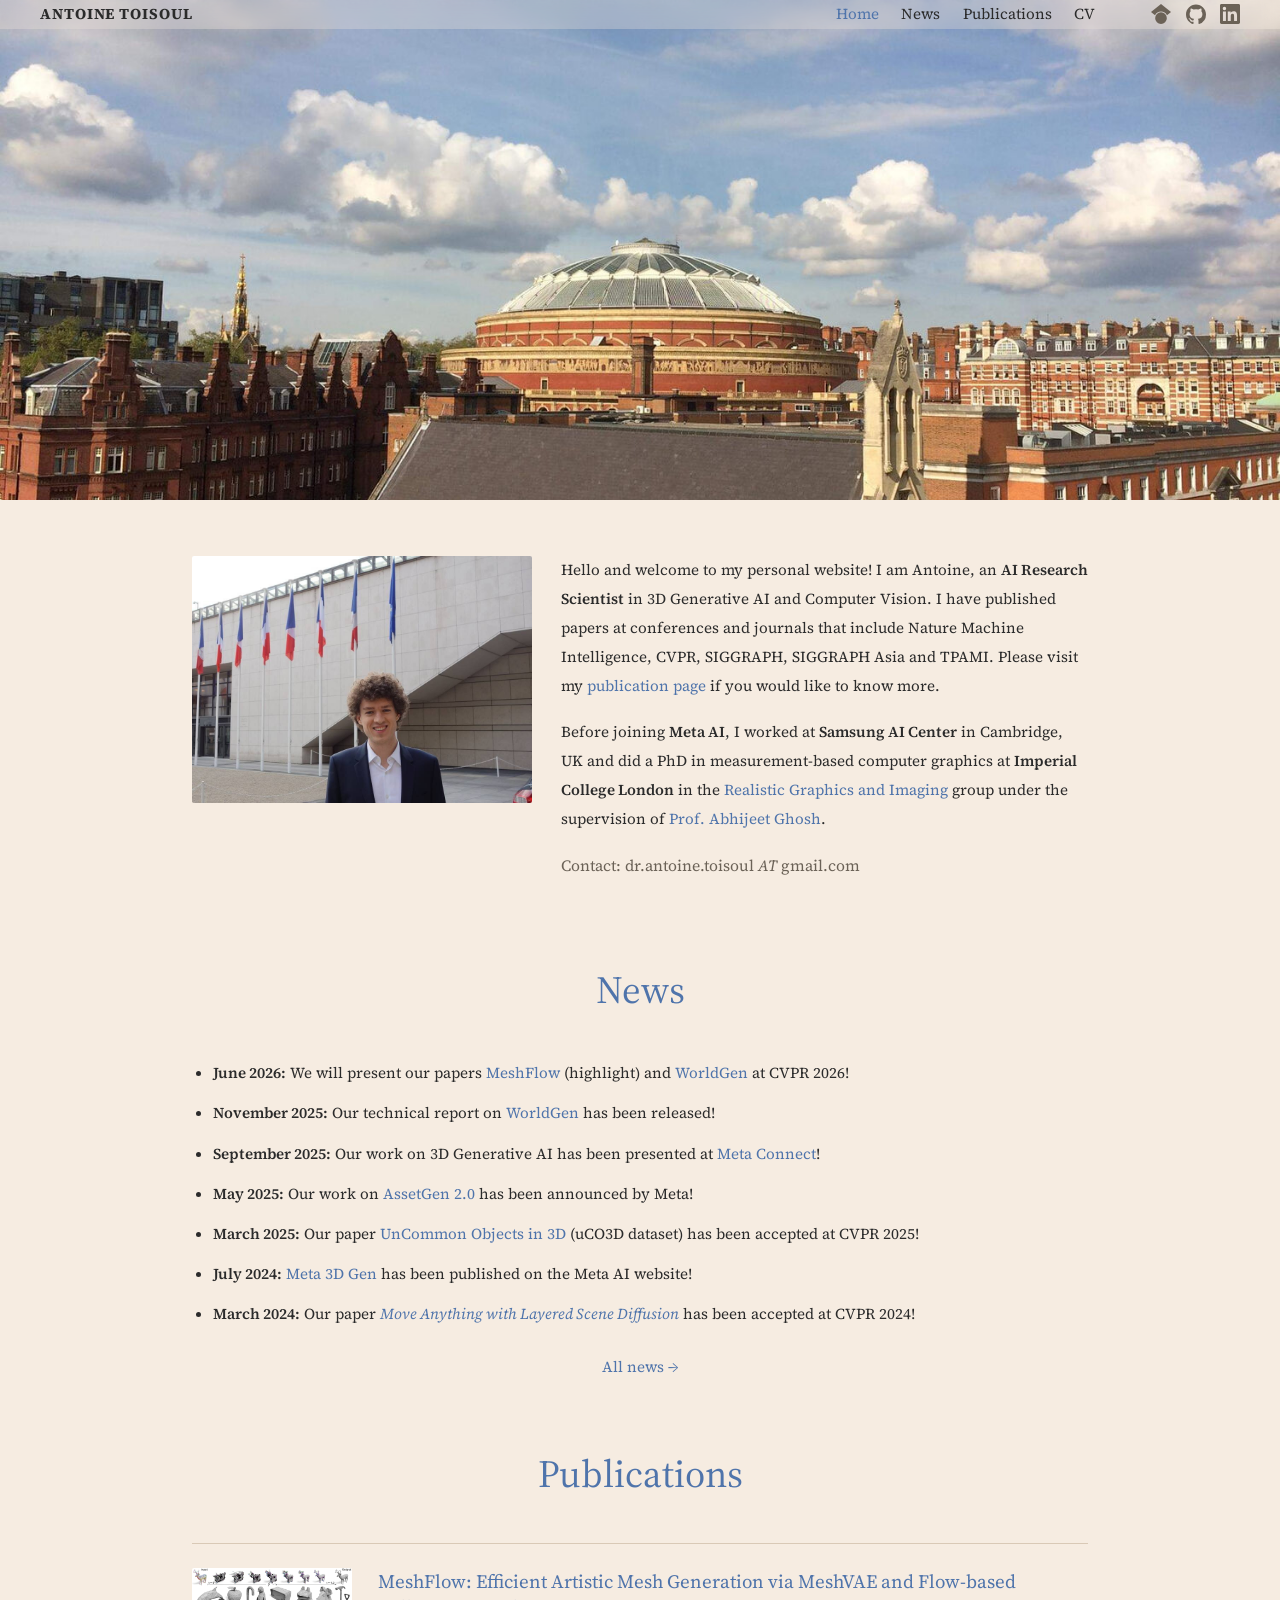
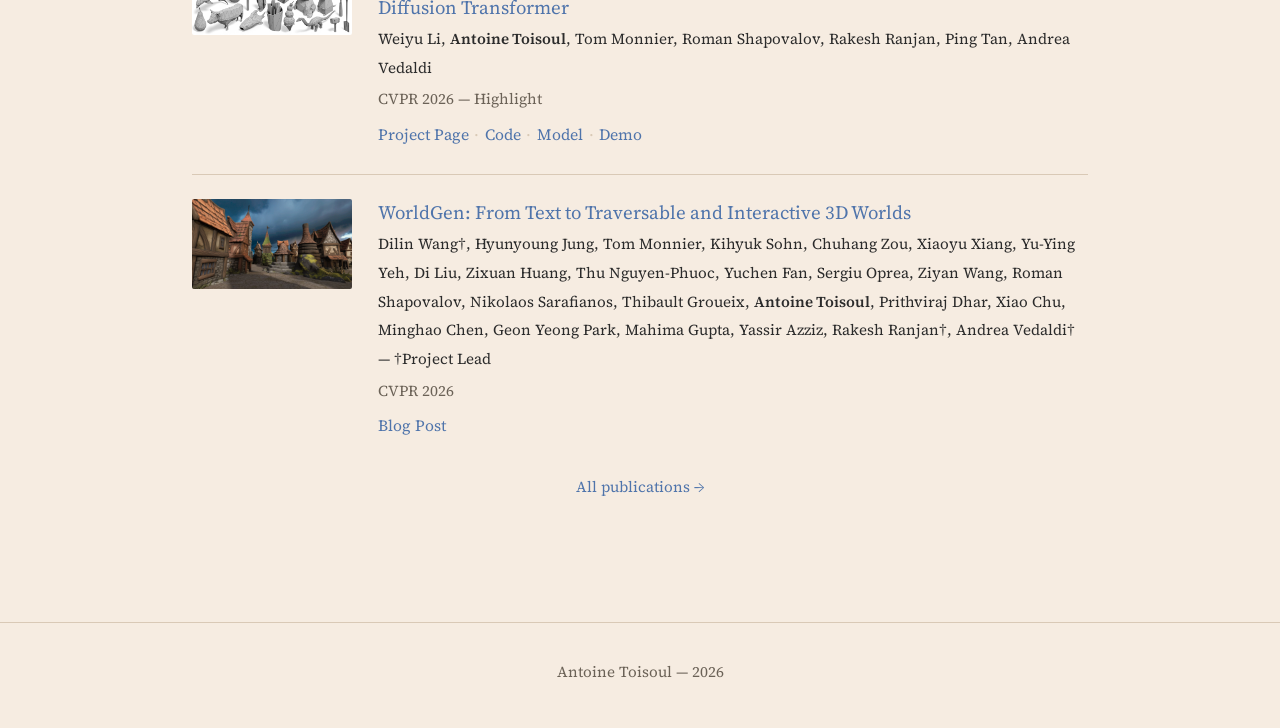
<file: index.html>
<!DOCTYPE html>
<html lang="en">
<head>
<meta charset="utf-8">
<meta name="viewport" content="width=device-width, initial-scale=1">
<title>Antoine Toisoul</title>
<meta name="description" content="Antoine Toisoul — AI Research Scientist">
<link rel="preconnect" href="https://fonts.googleapis.com">
<link rel="preconnect" href="https://fonts.gstatic.com" crossorigin>
<link href="https://fonts.googleapis.com/css2?family=Inter:wght@400;500;600;700&family=Source+Serif+4:ital,wght@0,400;0,600;1,400&display=swap" rel="stylesheet">
<link rel="stylesheet" href="assets/style.css">
</head>
<body>

<!-- ===== SHARED HEADER — keep identical across all pages ===== -->
<header class="site-header">
  <a class="wordmark" href="index.html">Antoine Toisoul</a>
  <nav class="site-nav">
    <a href="index.html" aria-current="page">Home</a>
    <a href="news.html">News</a>
    <a href="publications.html">Publications</a>
    <a href="cv.html">CV</a>
  </nav>
  <div class="site-social">
    <a href="https://scholar.google.com/citations?hl=fr&amp;oi=ao&amp;user=rM4qsUQAAAAJ" aria-label="Google Scholar" rel="noopener">
      <svg viewBox="0 0 24 24" aria-hidden="true"><path d="M12 24a7 7 0 1 1 0-14 7 7 0 0 1 0 14zm0-24L0 9.5l4.838 3.94A8 8 0 0 1 12 9a8 8 0 0 1 7.162 4.44L24 9.5z"/></svg>
    </a>
    <a href="https://github.com/antoinetlc" aria-label="GitHub" rel="noopener">
      <svg viewBox="0 0 24 24" aria-hidden="true"><path d="M12 .5C5.37.5 0 5.87 0 12.5c0 5.3 3.44 9.8 8.21 11.39.6.11.82-.26.82-.58l-.02-2.03c-3.34.73-4.04-1.61-4.04-1.61-.55-1.39-1.34-1.76-1.34-1.76-1.09-.75.08-.73.08-.73 1.2.09 1.84 1.24 1.84 1.24 1.07 1.84 2.81 1.31 3.5 1 .11-.78.42-1.31.76-1.61-2.67-.3-5.47-1.34-5.47-5.95 0-1.31.47-2.39 1.24-3.23-.13-.3-.54-1.53.12-3.19 0 0 1.01-.32 3.3 1.23a11.5 11.5 0 0 1 6.01 0c2.29-1.55 3.3-1.23 3.3-1.23.66 1.66.25 2.89.12 3.19.77.84 1.24 1.92 1.24 3.23 0 4.62-2.81 5.64-5.49 5.94.43.37.81 1.1.81 2.22l-.01 3.29c0 .32.21.7.82.58A12.01 12.01 0 0 0 24 12.5C24 5.87 18.63.5 12 .5Z"/></svg>
    </a>
    <a href="https://uk.linkedin.com/pub/antoine-toisoul/70/9a5/973" aria-label="LinkedIn" rel="noopener">
      <svg viewBox="0 0 24 24" aria-hidden="true"><path d="M20.45 20.45h-3.56v-5.57c0-1.33-.02-3.04-1.85-3.04-1.86 0-2.14 1.45-2.14 2.94v5.67H9.34V9h3.42v1.56h.05c.48-.9 1.64-1.85 3.37-1.85 3.6 0 4.27 2.37 4.27 5.46v6.28ZM5.34 7.43a2.07 2.07 0 1 1 0-4.14 2.07 2.07 0 0 1 0 4.14ZM7.12 20.45H3.55V9h3.57v11.45ZM22.23 0H1.77C.79 0 0 .77 0 1.72v20.56C0 23.23.79 24 1.77 24h20.46c.98 0 1.77-.77 1.77-1.72V1.72C24 .77 23.21 0 22.23 0Z"/></svg>
    </a>
  </div>
</header>

<div class="hero hero--home" role="img" aria-label="View of the Royal Albert Hall from Imperial College London"></div>

<main>

  <h1 class="visually-hidden">Antoine Toisoul</h1>

  <section class="intro">
    <img src="assets/img/home/antoine_toisoul.jpg" alt="Antoine Toisoul">
    <div class="intro-text">
      <p>Hello and welcome to my personal website! I am Antoine, an <strong>AI Research
      Scientist</strong> in 3D Generative AI and Computer Vision. I have published papers at conferences and journals that include Nature Machine Intelligence, CVPR,
      SIGGRAPH, SIGGRAPH Asia and TPAMI. Please visit my <a href="publications.html">publication page</a> if you would like to know more.</p>

      <p>Before joining <strong>Meta AI</strong>, I worked at <strong>Samsung AI
      Center</strong> in Cambridge, UK and did a PhD in measurement-based
      computer graphics at <strong>Imperial College London</strong> in the
      <a href="http://wp.doc.ic.ac.uk/rgi/" rel="noopener">Realistic
      Graphics and Imaging</a> group under the supervision of
      <a href="https://www.doc.ic.ac.uk/~ghosh/" rel="noopener">Prof. Abhijeet
      Ghosh</a>.</p>

      <p class="contact">Contact: dr.antoine.toisoul <em>AT</em> gmail.com</p>
    </div>
  </section>

  <section>
    <h2 class="section-heading"><a href="news.html">News</a></h2>
    <ul class="news-list">
      <li><strong>June 2026:</strong> We will present our papers <a href="https://mesh-flow.github.io/" rel="noopener">MeshFlow</a> (highlight) and <a href="https://arxiv.org/abs/2511.16825" rel="noopener">WorldGen</a> at CVPR 2026!</li>
      <li><strong>November 2025:</strong> Our technical report on <a href="https://arxiv.org/abs/2511.16825" rel="noopener">WorldGen</a> has been released!</li>
      <li><strong>September 2025:</strong> Our work on 3D Generative AI has been presented at <a href="https://www.meta.com/en-gb/blog/connect-2025-day-2-keynote-recap-vr-development-use-cases-wearable-device-access-toolkit/" rel="noopener">Meta Connect</a>!</li>
      <li><strong>May 2025:</strong> Our work on <a href="https://developers.meta.com/horizon/blog/AssetGen2" rel="noopener">AssetGen 2.0</a> has been announced by Meta!</li>
      <li><strong>March 2025:</strong> Our paper <a href="https://arxiv.org/abs/2501.07574" rel="noopener">UnCommon Objects in 3D</a> (uCO3D dataset) has been accepted at CVPR 2025!</li>
      <li><strong>July 2024:</strong> <a href="https://arxiv.org/pdf/2407.02599" rel="noopener">Meta 3D Gen</a> has been published on the Meta AI website!</li>
      <li><strong>March 2024:</strong> Our paper <a href="https://arxiv.org/abs/2404.07178" rel="noopener"><em>Move Anything with Layered Scene Diffusion</em></a> has been accepted at CVPR 2024!</li>
    </ul>
    <p class="center"><a class="more-link" href="news.html">All news &rarr;</a></p>
  </section>

  <section>
    <h2 class="section-heading"><a href="publications.html">Publications</a></h2>

    <div class="pub">
      <div class="pub-thumb"><img src="assets/img/publications/meshflow_teaser.png" alt="MeshFlow"></div>
      <div class="pub-body">
        <div class="pub-title"><a href="https://mesh-flow.github.io/" rel="noopener">MeshFlow: Efficient Artistic Mesh Generation via MeshVAE and Flow-based Diffusion Transformer</a></div>
        <div class="pub-authors">Weiyu Li, <strong>Antoine Toisoul</strong>, Tom Monnier, Roman Shapovalov, Rakesh Ranjan, Ping Tan, Andrea Vedaldi</div>
        <div class="pub-venue">CVPR 2026 &mdash; Highlight</div>
        <div class="pub-links"><a href="https://mesh-flow.github.io/" rel="noopener">Project Page</a><span class="sep">&middot;</span><a href="https://github.com/facebookresearch/meshflow" rel="noopener">Code</a><span class="sep">&middot;</span><a href="https://huggingface.co/facebook/meshflow" rel="noopener">Model</a><span class="sep">&middot;</span><a href="https://huggingface.co/spaces/facebook/meshflow" rel="noopener">Demo</a></div>
      </div>
    </div>

    <div class="pub">
      <div class="pub-thumb"><img src="assets/img/publications/WorldGen.jpg" alt="WorldGen"></div>
      <div class="pub-body">
        <div class="pub-title"><a href="https://arxiv.org/abs/2511.16825" rel="noopener">WorldGen: From Text to Traversable and Interactive 3D Worlds</a></div>
        <div class="pub-authors">Dilin Wang&dagger;, Hyunyoung Jung, Tom Monnier, Kihyuk Sohn, Chuhang Zou, Xiaoyu Xiang, Yu-Ying Yeh, Di Liu, Zixuan Huang, Thu Nguyen-Phuoc, Yuchen Fan, Sergiu Oprea, Ziyan Wang, Roman Shapovalov, Nikolaos Sarafianos, Thibault Groueix, <strong>Antoine Toisoul</strong>, Prithviraj Dhar, Xiao Chu, Minghao Chen, Geon Yeong Park, Mahima Gupta, Yassir Azziz, Rakesh Ranjan&dagger;, Andrea Vedaldi&dagger; &mdash; &dagger;Project Lead</div>
        <div class="pub-venue">CVPR 2026</div>
        <div class="pub-links"><a href="https://www.meta.com/en-gb/blog/worldgen-3d-world-generation-reality-labs-generative-ai-research/" rel="noopener">Blog Post</a></div>
      </div>
    </div>

    <p class="center"><a class="more-link" href="publications.html">All publications &rarr;</a></p>
  </section>

</main>

<!-- ===== SHARED FOOTER — keep identical across all pages ===== -->
<footer class="site-footer">
  <div>Antoine Toisoul &mdash; 2026</div>
</footer>

</body>
</html>
</file>
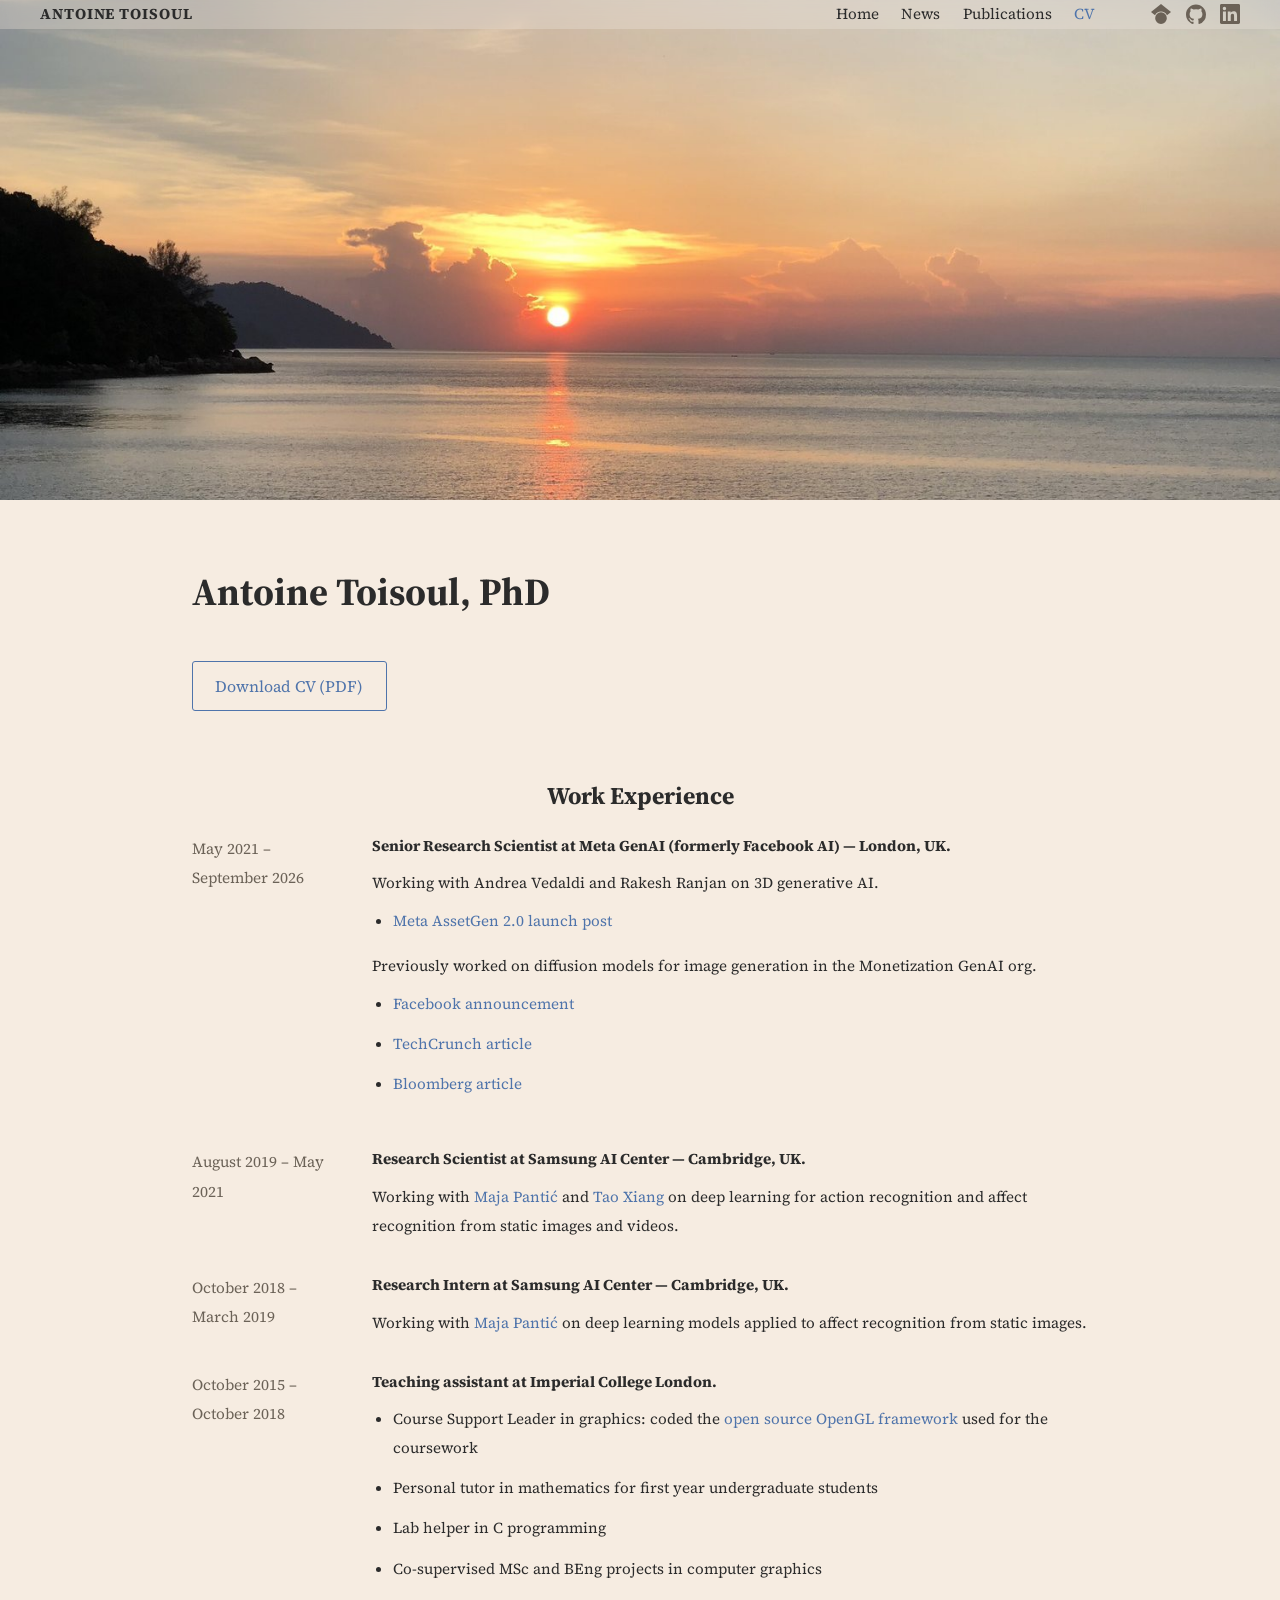
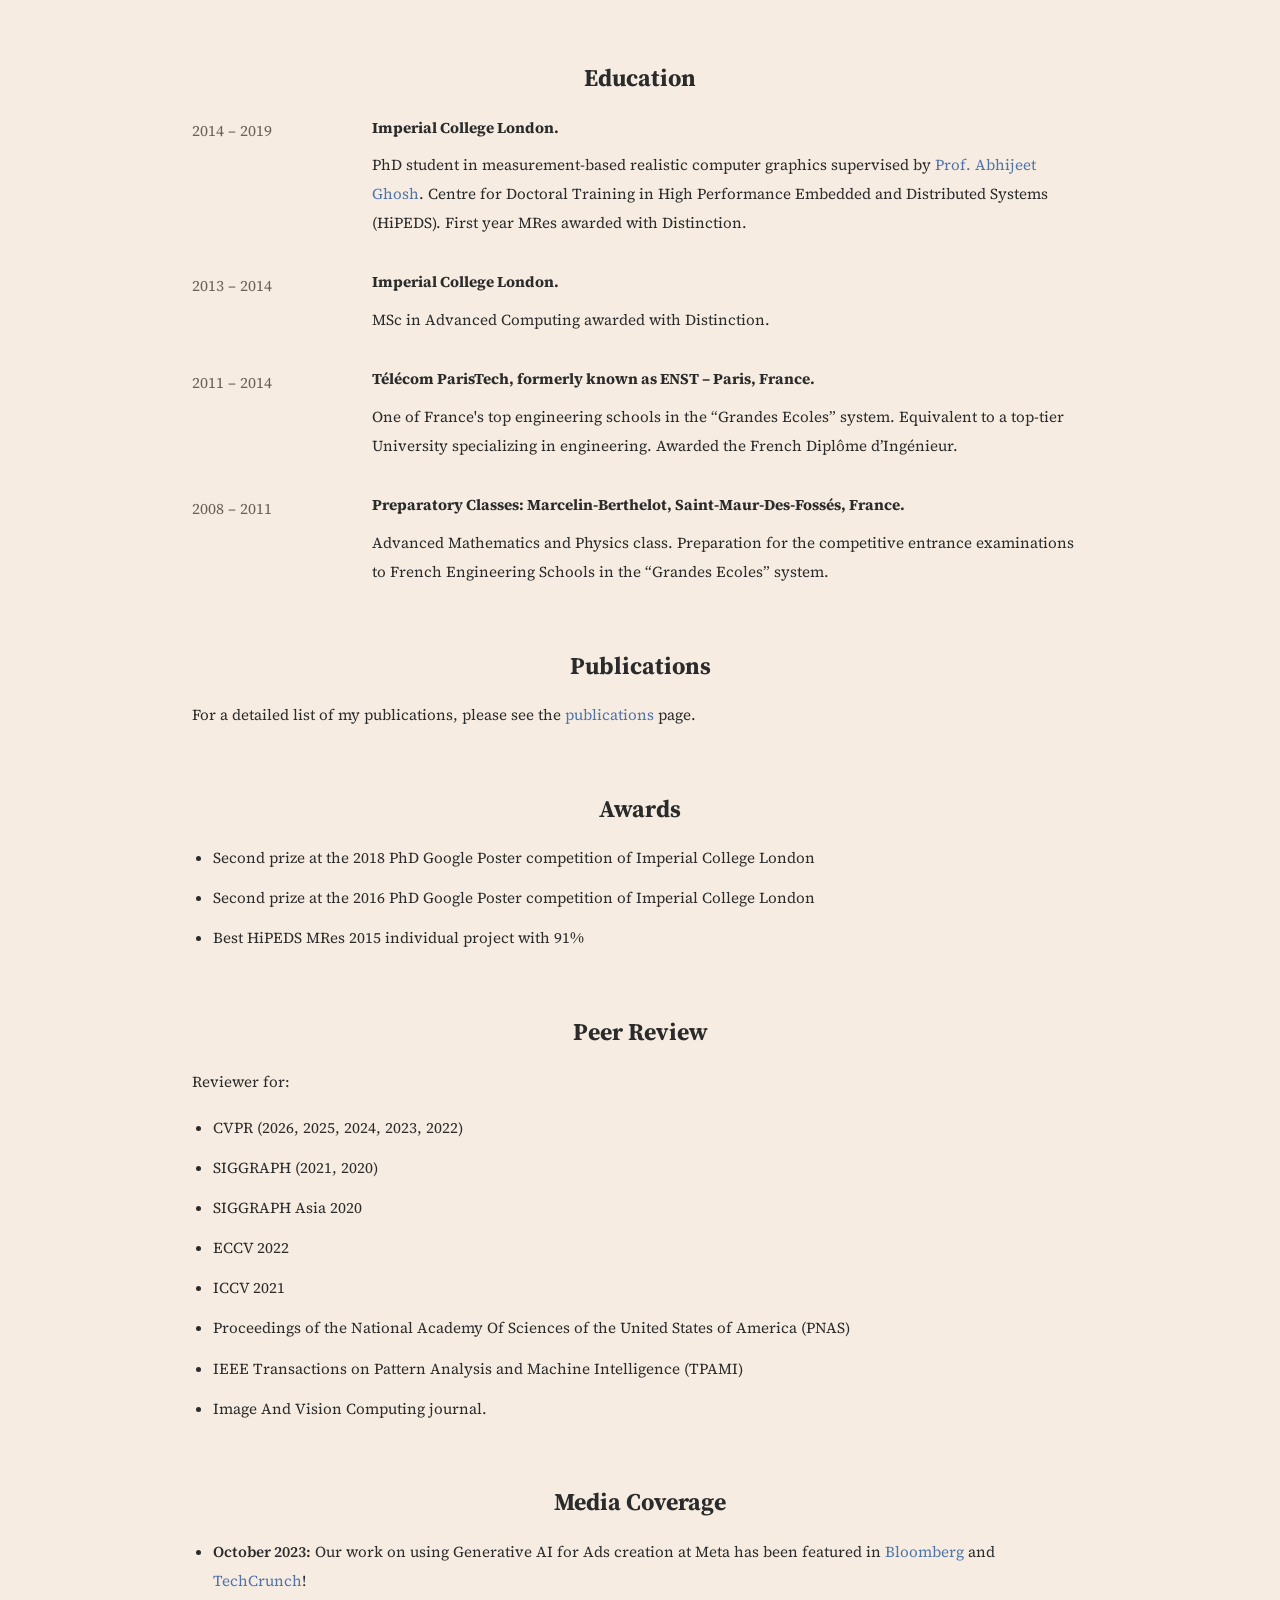
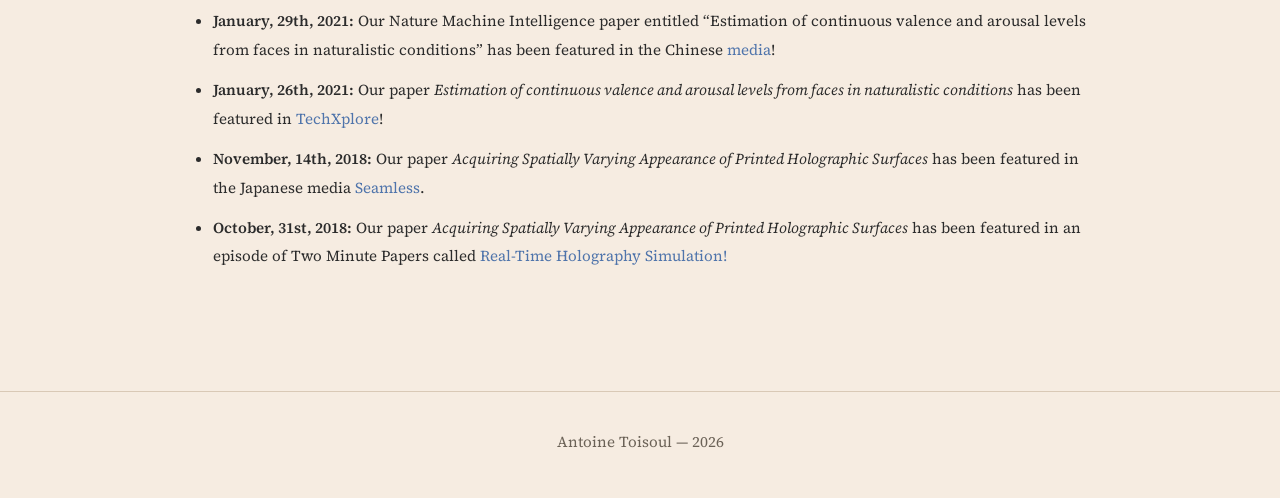
<file: cv.html>
<!DOCTYPE html>
<html lang="en">
<head>
<meta charset="utf-8">
<meta name="viewport" content="width=device-width, initial-scale=1">
<title>CV — Antoine Toisoul</title>
<meta name="description" content="Curriculum vitae of Antoine Toisoul.">
<link rel="preconnect" href="https://fonts.googleapis.com">
<link rel="preconnect" href="https://fonts.gstatic.com" crossorigin>
<link href="https://fonts.googleapis.com/css2?family=Inter:wght@400;500;600;700&family=Source+Serif+4:ital,wght@0,400;0,600;1,400&display=swap" rel="stylesheet">
<link rel="stylesheet" href="assets/style.css">
</head>
<body>

<!-- ===== SHARED HEADER — keep identical across all pages ===== -->
<header class="site-header">
  <a class="wordmark" href="index.html">Antoine Toisoul</a>
  <nav class="site-nav">
    <a href="index.html">Home</a>
    <a href="news.html">News</a>
    <a href="publications.html">Publications</a>
    <a href="cv.html" aria-current="page">CV</a>
  </nav>
  <div class="site-social">
    <a href="https://scholar.google.com/citations?hl=fr&amp;oi=ao&amp;user=rM4qsUQAAAAJ" aria-label="Google Scholar" rel="noopener">
      <svg viewBox="0 0 24 24" aria-hidden="true"><path d="M12 24a7 7 0 1 1 0-14 7 7 0 0 1 0 14zm0-24L0 9.5l4.838 3.94A8 8 0 0 1 12 9a8 8 0 0 1 7.162 4.44L24 9.5z"/></svg>
    </a>
    <a href="https://github.com/antoinetlc" aria-label="GitHub" rel="noopener">
      <svg viewBox="0 0 24 24" aria-hidden="true"><path d="M12 .5C5.37.5 0 5.87 0 12.5c0 5.3 3.44 9.8 8.21 11.39.6.11.82-.26.82-.58l-.02-2.03c-3.34.73-4.04-1.61-4.04-1.61-.55-1.39-1.34-1.76-1.34-1.76-1.09-.75.08-.73.08-.73 1.2.09 1.84 1.24 1.84 1.24 1.07 1.84 2.81 1.31 3.5 1 .11-.78.42-1.31.76-1.61-2.67-.3-5.47-1.34-5.47-5.95 0-1.31.47-2.39 1.24-3.23-.13-.3-.54-1.53.12-3.19 0 0 1.01-.32 3.3 1.23a11.5 11.5 0 0 1 6.01 0c2.29-1.55 3.3-1.23 3.3-1.23.66 1.66.25 2.89.12 3.19.77.84 1.24 1.92 1.24 3.23 0 4.62-2.81 5.64-5.49 5.94.43.37.81 1.1.81 2.22l-.01 3.29c0 .32.21.7.82.58A12.01 12.01 0 0 0 24 12.5C24 5.87 18.63.5 12 .5Z"/></svg>
    </a>
    <a href="https://uk.linkedin.com/pub/antoine-toisoul/70/9a5/973" aria-label="LinkedIn" rel="noopener">
      <svg viewBox="0 0 24 24" aria-hidden="true"><path d="M20.45 20.45h-3.56v-5.57c0-1.33-.02-3.04-1.85-3.04-1.86 0-2.14 1.45-2.14 2.94v5.67H9.34V9h3.42v1.56h.05c.48-.9 1.64-1.85 3.37-1.85 3.6 0 4.27 2.37 4.27 5.46v6.28ZM5.34 7.43a2.07 2.07 0 1 1 0-4.14 2.07 2.07 0 0 1 0 4.14ZM7.12 20.45H3.55V9h3.57v11.45ZM22.23 0H1.77C.79 0 0 .77 0 1.72v20.56C0 23.23.79 24 1.77 24h20.46c.98 0 1.77-.77 1.77-1.72V1.72C24 .77 23.21 0 22.23 0Z"/></svg>
    </a>
  </div>
</header>

<div class="hero hero--cv"></div>

<main>

  <h1 class="page-title">Antoine Toisoul, PhD</h1>

  <p><a class="btn" href="assets/CV.pdf" download>Download CV (PDF)</a></p>

  <section>
    <h2 class="plain">Work Experience</h2>
    <div class="cv-entry">
      <div class="when">May 2021 &ndash; September 2026</div>
      <div class="cv-body">
        <p class="cv-role">Senior Research Scientist at Meta GenAI (formerly Facebook AI) &mdash; London, UK.</p>
        <p>Working with Andrea Vedaldi and Rakesh Ranjan on 3D generative AI.</p>
        <ul class="news-list">
          <li><a href="https://developers.meta.com/horizon/blog/AssetGen2" rel="noopener">Meta AssetGen 2.0 launch post</a></li>
        </ul>
        <p>Previously worked on diffusion models for image generation in the Monetization GenAI org.</p>
        <ul class="news-list">
          <li><a href="https://www.facebook.com/business/news/generative-ai-features-for-ads-coming-to-all-advertisers" rel="noopener">Facebook announcement</a></li>
          <li><a href="https://techcrunch.com/2023/10/04/meta-debuts-generative-ai-features-for-advertisers/" rel="noopener">TechCrunch article</a></li>
          <li><a href="https://www.bloomberg.com/news/articles/2023-10-04/meta-expands-generative-ai-tools-to-boost-effectiveness-of-ads" rel="noopener">Bloomberg article</a></li>
        </ul>
      </div>
    </div>
    <div class="cv-entry">
      <div class="when">August 2019 &ndash; May 2021</div>
      <div class="cv-body">
        <p class="cv-role">Research Scientist at Samsung AI Center &mdash; Cambridge, UK.</p>
        <p>Working with <a href="https://ibug.doc.ic.ac.uk/maja/" rel="noopener">Maja Panti&cacute;</a> and
        <a href="https://scholar.google.com/citations?user=MeS5d4gAAAAJ&hl=en&oi=ao" rel="noopener">Tao Xiang</a> on deep learning for
        action recognition and affect recognition from static images and videos.</p>
      </div>
    </div>
    <div class="cv-entry">
      <div class="when">October 2018 &ndash; March 2019</div>
      <div class="cv-body">
        <p class="cv-role">Research Intern at Samsung AI Center &mdash; Cambridge, UK.</p>
        <p>Working with <a href="https://ibug.doc.ic.ac.uk/maja/" rel="noopener">Maja Panti&cacute;</a> on deep
        learning models applied to affect recognition from static images.</p>
      </div>
    </div>
    <div class="cv-entry">
      <div class="when">October 2015 &ndash; October 2018</div>
      <div class="cv-body">
        <p class="cv-role">Teaching assistant at Imperial College London.</p>
        <ul class="news-list"> 
          <li>Course Support Leader in graphics: coded the <a href="https://github.com/bkainz/ShaderLabFramework" rel="noopener">open source OpenGL framework</a> used for the coursework</li>
          <li>Personal tutor in mathematics for first year undergraduate students</li>
          <li>Lab helper in C programming</li>
          <li>Co-supervised MSc and BEng projects in computer graphics</li>
        </ul>
      </div>
    </div>
  </section>

  <section>
    <h2 class="plain">Education</h2>
    <div class="cv-entry">
      <div class="when">2014 &ndash; 2019</div>
      <div class="cv-body">
        <p class="cv-role">Imperial College London.</p>
        <p>PhD student in measurement-based realistic computer graphics supervised by
        <a href="http://www.doc.ic.ac.uk/~ghosh/" rel="noopener">Prof. Abhijeet Ghosh</a>.
        Centre for Doctoral Training in High Performance Embedded and Distributed Systems (HiPEDS).
        First year MRes awarded with Distinction.</p>
      </div>
    </div>
    <div class="cv-entry">
      <div class="when">2013 &ndash; 2014</div>
      <div class="cv-body">
        <p class="cv-role">Imperial College London.</p>
        <p>MSc in Advanced Computing awarded with Distinction.</p>
      </div>
    </div>
    <div class="cv-entry">
      <div class="when">2011 &ndash; 2014</div>
      <div class="cv-body">
        <p class="cv-role">T&eacute;l&eacute;com ParisTech, formerly known as ENST &ndash; Paris, France.</p>
        <p>One of France's top engineering schools in the &ldquo;Grandes Ecoles&rdquo; system. Equivalent to a
        top-tier University specializing in engineering. Awarded the French Dipl&ocirc;me d&rsquo;Ing&eacute;nieur.</p>
      </div>
    </div>
    <div class="cv-entry">
      <div class="when">2008 &ndash; 2011</div>
      <div class="cv-body">
        <p class="cv-role">Preparatory Classes: Marcelin-Berthelot, Saint-Maur-Des-Foss&eacute;s, France.</p>
        <p>Advanced Mathematics and Physics class. Preparation for the competitive entrance examinations to
        French Engineering Schools in the &ldquo;Grandes Ecoles&rdquo; system.</p>
      </div>
    </div>
  </section>

  <section>
    <h2 class="plain">Publications</h2>
    <p>For a detailed list of my publications, please see the
      <a href="publications.html">publications</a> page.</p>
  </section>

  <section>
    <h2 class="plain">Awards</h2>
    <ul class="news-list">
      <li>Second prize at the 2018 PhD Google Poster competition of Imperial College London</li>
      <li>Second prize at the 2016 PhD Google Poster competition of Imperial College London</li>
      <li>Best HiPEDS MRes 2015 individual project with 91%</li>
    </ul>
  </section>

  <section>
    <h2 class="plain">Peer Review</h2>
    <p>Reviewer for:</p>
    <ul class="news-list">
      <li>CVPR (2026, 2025, 2024, 2023, 2022)</li>
      <li>SIGGRAPH (2021, 2020)</li>
      <li>SIGGRAPH Asia 2020</li>
      <li>ECCV 2022</li>
      <li>ICCV 2021</li>
      <li>Proceedings of the National Academy Of Sciences of the United States of America (PNAS)</li>
      <li>IEEE Transactions on Pattern Analysis and Machine Intelligence (TPAMI)</li>
      <li>Image And Vision Computing journal.</li>
    </ul>
  </section>

  <section>
    <h2 class="plain">Media Coverage</h2>
    <ul class="news-list">
      <li><strong>October 2023:</strong> Our work on using Generative AI for Ads creation at Meta has been
        featured in <a href="https://www.bloomberg.com/news/articles/2023-10-04/meta-expands-generative-ai-tools-to-boost-effectiveness-of-ads" rel="noopener">Bloomberg</a>
        and <a href="https://techcrunch.com/2023/10/04/meta-debuts-generative-ai-features-for-advertisers/" rel="noopener">TechCrunch</a>!</li>
      <li><strong>January, 29th, 2021:</strong> Our Nature Machine Intelligence paper entitled
        &ldquo;Estimation of continuous valence and arousal levels from faces in naturalistic conditions&rdquo;
        has been featured in the Chinese <a href="https://www.leiphone.com/news/202101/iS1On7DVAyr91Dtn.html" rel="noopener">media</a>!</li>
      <li><strong>January, 26th, 2021:</strong> Our paper <em>Estimation of continuous valence and arousal
        levels from faces in naturalistic conditions</em> has been featured in
        <a href="https://techxplore.com/news/2021-01-technique-emotional-valence-arousal-images.html" rel="noopener">TechXplore</a>!</li>
      <li><strong>November, 14th, 2018:</strong> Our paper <em>Acquiring Spatially Varying Appearance of
        Printed Holographic Surfaces</em> has been featured in the Japanese media
        <a href="https://shiropen.com/seamless/acquiring-spatially" rel="noopener">Seamless</a>.</li>
      <li><strong>October, 31st, 2018:</strong> Our paper <em>Acquiring Spatially Varying Appearance of
        Printed Holographic Surfaces</em> has been featured in an episode of Two Minute Papers called
        <a href="https://www.youtube.com/watch?v=duCQUu8EQVA" rel="noopener">Real-Time Holography Simulation!</a></li>
    </ul>
  </section>

</main>

<!-- ===== SHARED FOOTER — keep identical across all pages ===== -->
<footer class="site-footer">
  <div>Antoine Toisoul &mdash; 2026</div>
</footer>

</body>
</html>
</file>
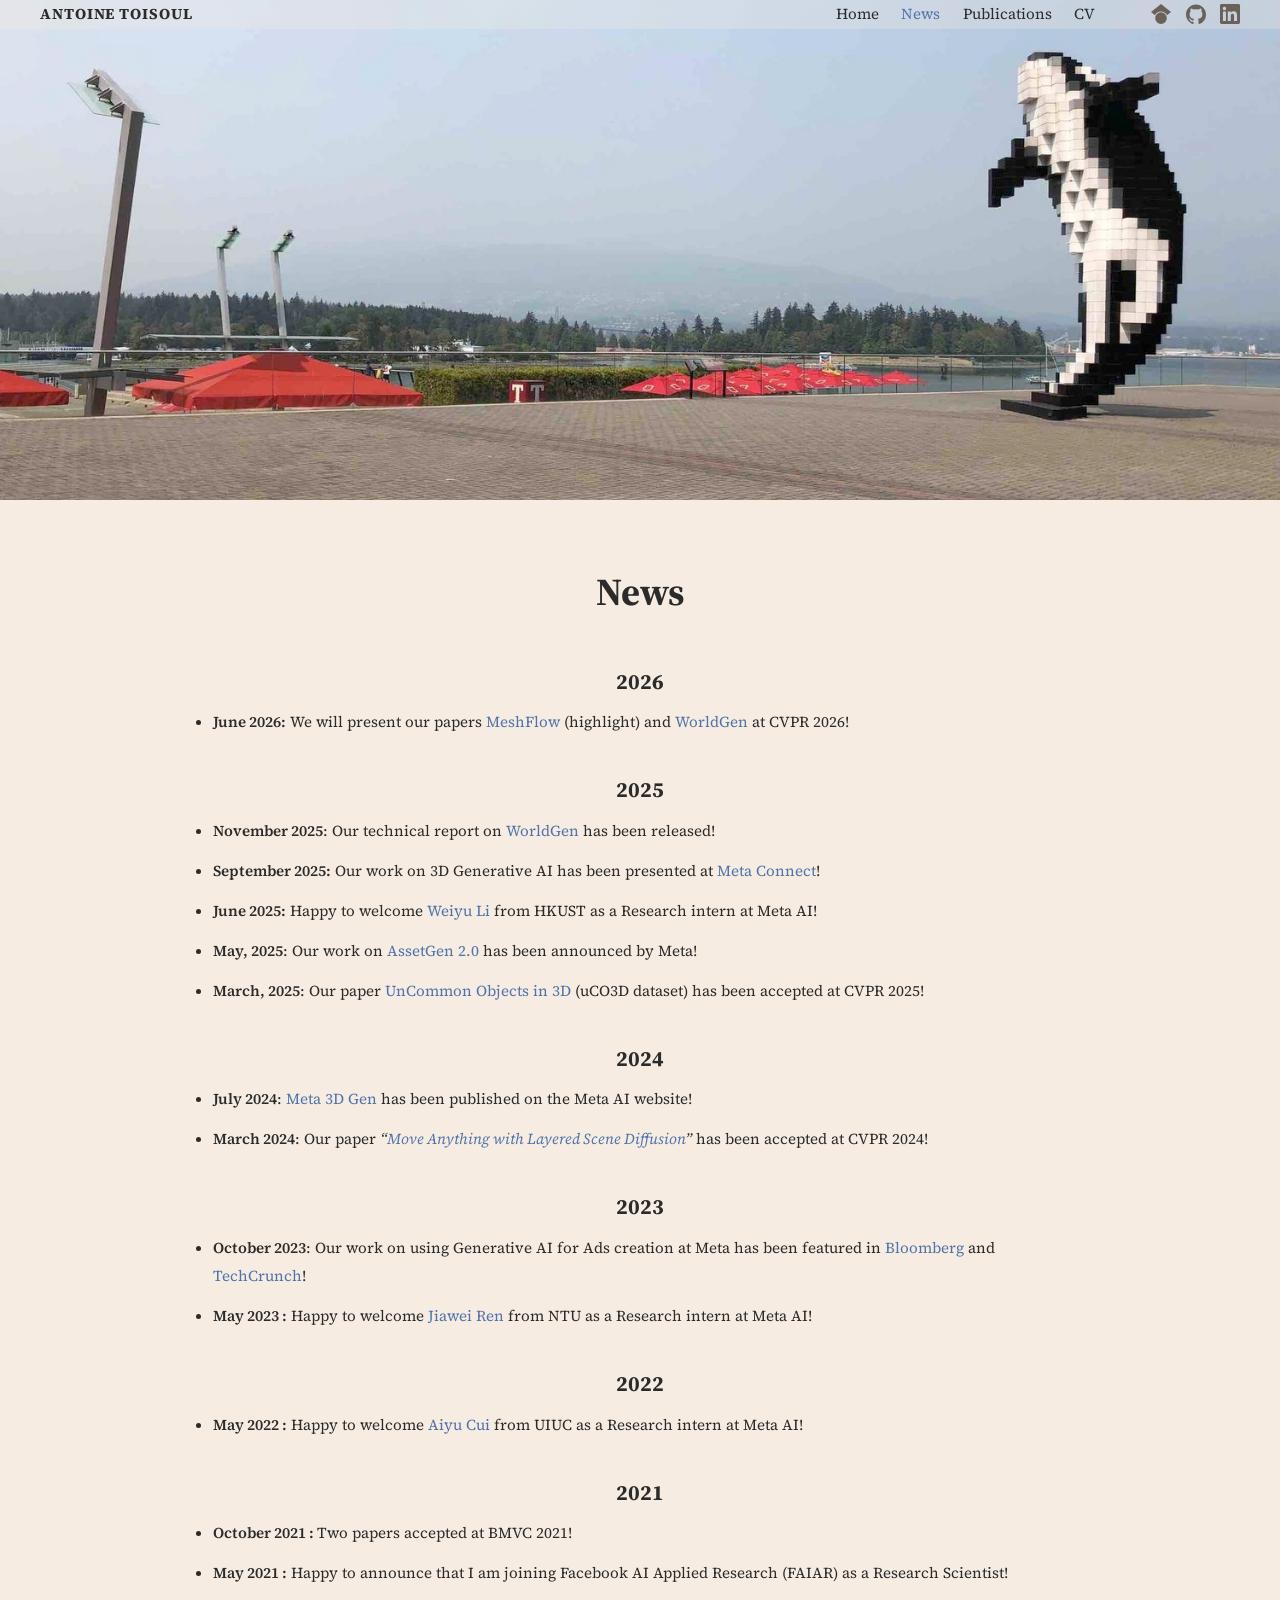
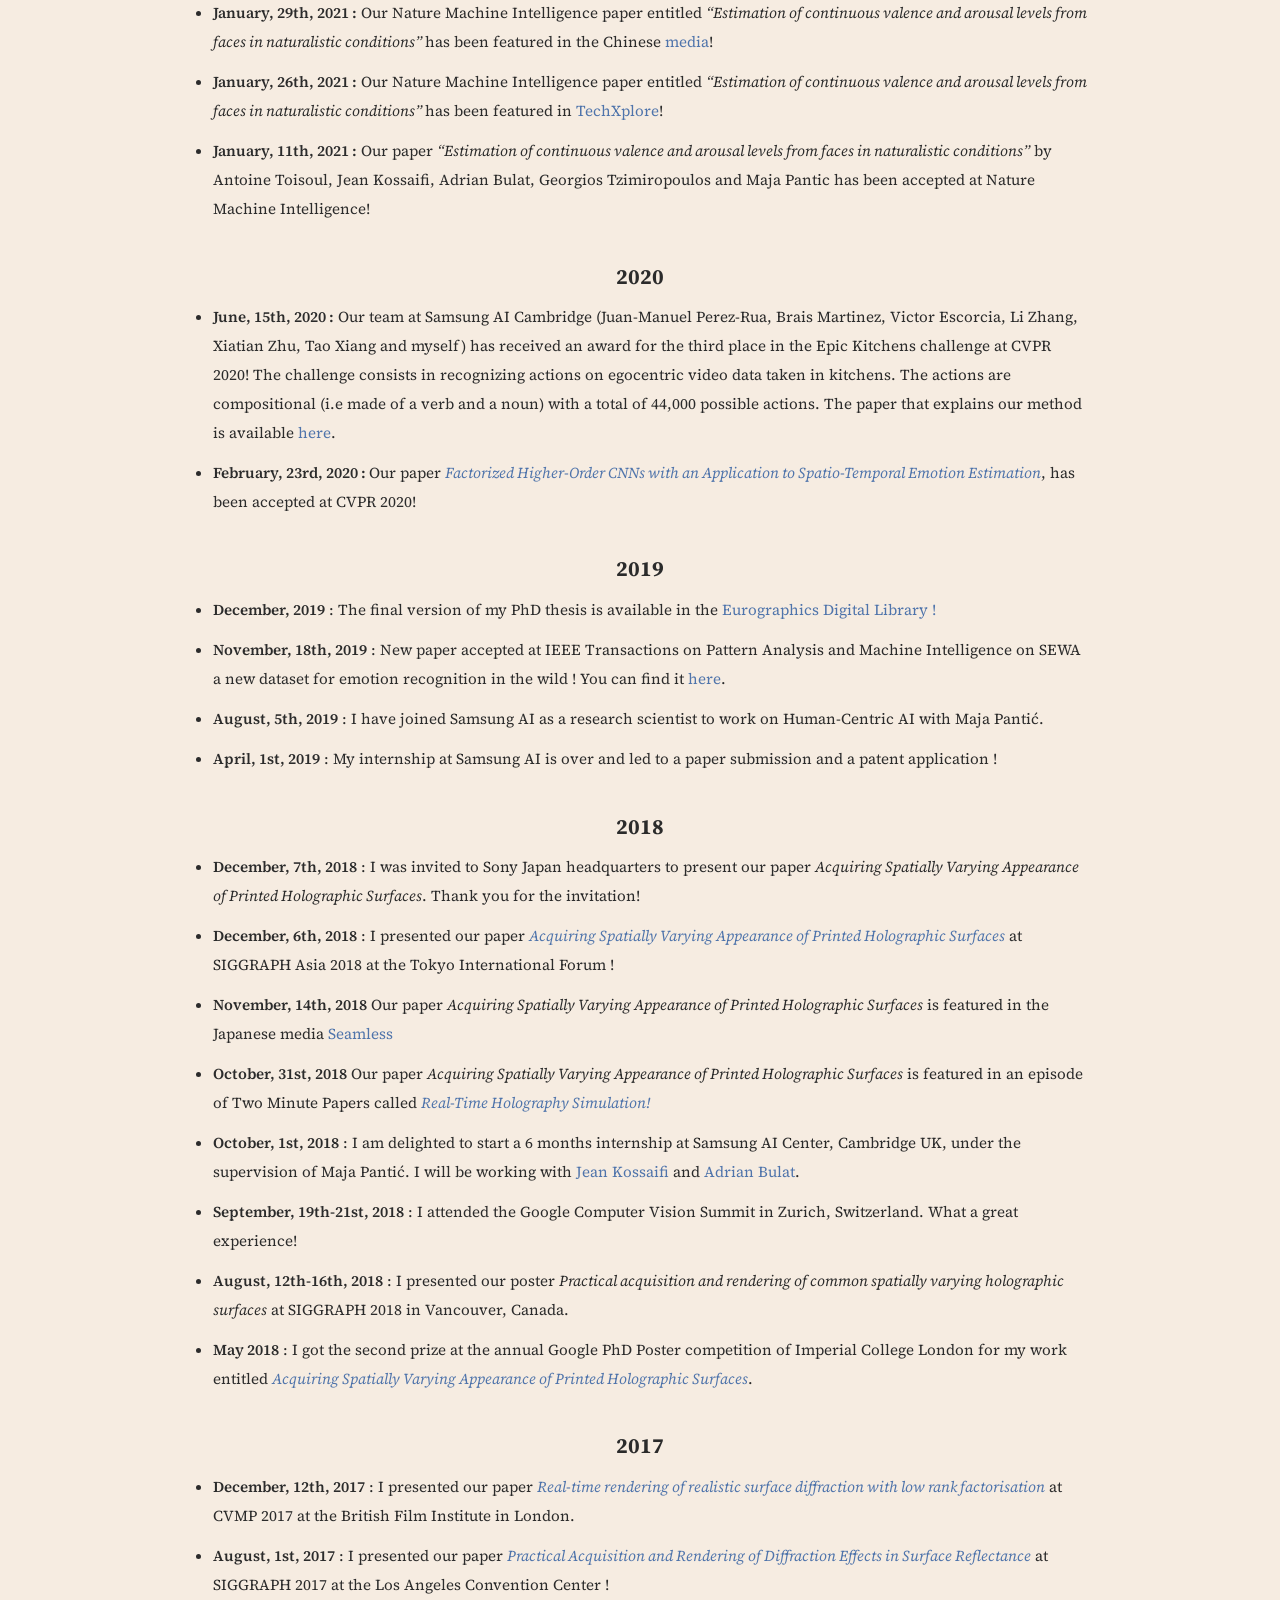
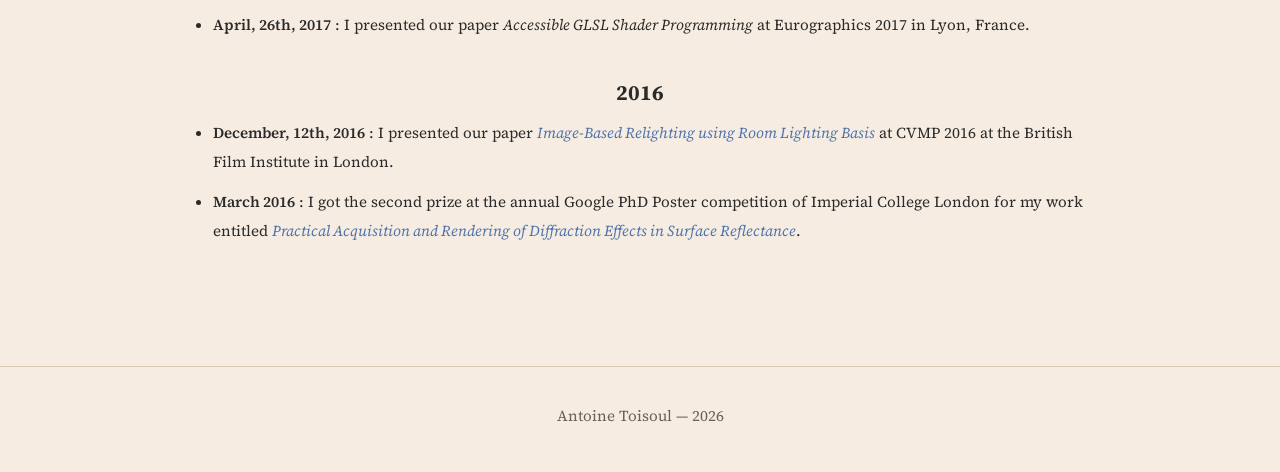
<file: news.html>
<!DOCTYPE html>
<html lang="en">
<head>
<meta charset="utf-8">
<meta name="viewport" content="width=device-width, initial-scale=1">
<title>News — Antoine Toisoul</title>
<meta name="description" content="News - Antoine Toisoul.">
<link rel="preconnect" href="https://fonts.googleapis.com">
<link rel="preconnect" href="https://fonts.gstatic.com" crossorigin>
<link href="https://fonts.googleapis.com/css2?family=Inter:wght@400;500;600;700&family=Source+Serif+4:ital,wght@0,400;0,600;1,400&display=swap" rel="stylesheet">
<link rel="stylesheet" href="assets/style.css">
</head>
<body>

<!-- ===== SHARED HEADER — keep identical across all pages ===== -->
<header class="site-header">
  <a class="wordmark" href="index.html">Antoine Toisoul</a>
  <nav class="site-nav">
    <a href="index.html">Home</a>
    <a href="news.html" aria-current="page">News</a>
    <a href="publications.html">Publications</a>
    <a href="cv.html">CV</a>
  </nav>
  <div class="site-social">
    <a href="https://scholar.google.com/citations?hl=fr&amp;oi=ao&amp;user=rM4qsUQAAAAJ" aria-label="Google Scholar" rel="noopener">
      <svg viewBox="0 0 24 24" aria-hidden="true"><path d="M12 24a7 7 0 1 1 0-14 7 7 0 0 1 0 14zm0-24L0 9.5l4.838 3.94A8 8 0 0 1 12 9a8 8 0 0 1 7.162 4.44L24 9.5z"/></svg>
    </a>
    <a href="https://github.com/antoinetlc" aria-label="GitHub" rel="noopener">
      <svg viewBox="0 0 24 24" aria-hidden="true"><path d="M12 .5C5.37.5 0 5.87 0 12.5c0 5.3 3.44 9.8 8.21 11.39.6.11.82-.26.82-.58l-.02-2.03c-3.34.73-4.04-1.61-4.04-1.61-.55-1.39-1.34-1.76-1.34-1.76-1.09-.75.08-.73.08-.73 1.2.09 1.84 1.24 1.84 1.24 1.07 1.84 2.81 1.31 3.5 1 .11-.78.42-1.31.76-1.61-2.67-.3-5.47-1.34-5.47-5.95 0-1.31.47-2.39 1.24-3.23-.13-.3-.54-1.53.12-3.19 0 0 1.01-.32 3.3 1.23a11.5 11.5 0 0 1 6.01 0c2.29-1.55 3.3-1.23 3.3-1.23.66 1.66.25 2.89.12 3.19.77.84 1.24 1.92 1.24 3.23 0 4.62-2.81 5.64-5.49 5.94.43.37.81 1.1.81 2.22l-.01 3.29c0 .32.21.7.82.58A12.01 12.01 0 0 0 24 12.5C24 5.87 18.63.5 12 .5Z"/></svg>
    </a>
    <a href="https://uk.linkedin.com/pub/antoine-toisoul/70/9a5/973" aria-label="LinkedIn" rel="noopener">
      <svg viewBox="0 0 24 24" aria-hidden="true"><path d="M20.45 20.45h-3.56v-5.57c0-1.33-.02-3.04-1.85-3.04-1.86 0-2.14 1.45-2.14 2.94v5.67H9.34V9h3.42v1.56h.05c.48-.9 1.64-1.85 3.37-1.85 3.6 0 4.27 2.37 4.27 5.46v6.28ZM5.34 7.43a2.07 2.07 0 1 1 0-4.14 2.07 2.07 0 0 1 0 4.14ZM7.12 20.45H3.55V9h3.57v11.45ZM22.23 0H1.77C.79 0 0 .77 0 1.72v20.56C0 23.23.79 24 1.77 24h20.46c.98 0 1.77-.77 1.77-1.72V1.72C24 .77 23.21 0 22.23 0Z"/></svg>
    </a>
  </div>
</header>

<div class="hero hero--news"></div>

<main>

  <h1 class="page-title page-title--center">News</h1>

  <section>
    <h2 class="news-year">2026</h2>
    <ul class="news-list">
      <li><strong>June 2026:</strong> We will present our papers <a href="https://mesh-flow.github.io/" rel="noopener">MeshFlow</a> (highlight) and <a href="https://arxiv.org/abs/2511.16825" rel="noopener">WorldGen</a> at CVPR 2026!</li>
    </ul>

    <h2 class="news-year">2025</h2>
    <ul class="news-list">
      <li><strong>November 2025</strong>: Our technical report on <a href="https://arxiv.org/abs/2511.16825" rel="noopener">WorldGen</a> has been released!</li>
      <li><strong>September 2025:</strong> Our work on 3D Generative AI has been presented at <a href="https://www.meta.com/en-gb/blog/connect-2025-day-2-keynote-recap-vr-development-use-cases-wearable-device-access-toolkit/" rel="noopener">Meta Connect</a>!</li>
      <li><strong>June 2025:</strong> Happy to welcome <a href="https://weiyuli.xyz/" rel="noopener">Weiyu Li</a> from HKUST as a Research intern at Meta AI!</li>
      <li><strong>May, 2025</strong>: Our work on <a href="https://developers.meta.com/horizon/blog/AssetGen2" rel="noopener">AssetGen 2.0</a> has been announced by Meta!</li>
      <li><strong>March, 2025</strong>: Our paper <a href="https://arxiv.org/abs/2501.07574" rel="noopener">UnCommon Objects in 3D</a> (uCO3D dataset) has been accepted at CVPR 2025!</li>
    </ul>

    <h2 class="news-year">2024</h2>
    <ul class="news-list">
      <li><strong>July 2024</strong>: <a href="https://arxiv.org/pdf/2407.02599" rel="noopener">Meta 3D Gen</a> has been published on the Meta AI website!</li>
      <li><strong>March 2024</strong>: Our paper <em>&ldquo;</em><a href="https://arxiv.org/abs/2404.07178" rel="noopener"><em>Move Anything with Layered Scene Diffusion</em></a><em>&rdquo;</em> has been accepted at CVPR 2024!</li>
    </ul>

    <h2 class="news-year">2023</h2>
    <ul class="news-list">
      <li><strong>October 2023</strong>: Our work on using Generative AI for Ads creation at Meta has been featured in <a href="https://www.bloomberg.com/news/articles/2023-10-04/meta-expands-generative-ai-tools-to-boost-effectiveness-of-ads" rel="noopener">Bloomberg </a>and <a href="https://techcrunch.com/2023/10/04/meta-debuts-generative-ai-features-for-advertisers/" rel="noopener">TechCrunch</a>!</li>
      <li><strong>May 2023 :</strong> Happy to welcome <a href="https://jiawei-ren.github.io" rel="noopener">Jiawei Ren</a> from NTU as a Research intern at Meta AI!</li>
    </ul>

    <h2 class="news-year">2022</h2>
    <ul class="news-list">
      <li><strong>May 2022 :</strong> Happy to welcome <a href="https://cuiaiyu.github.io" rel="noopener">Aiyu Cui</a> from UIUC as a Research intern at Meta AI! </li>
    </ul>

    <h2 class="news-year">2021</h2>
    <ul class="news-list">
      <li><strong>October 2021 : </strong>Two papers accepted at BMVC 2021!</li>
      <li><strong>May 2021 :</strong> Happy to announce that I am joining Facebook AI Applied Research (FAIAR) as a Research Scientist!</li>
      <li><strong>January, 29th, 2021 :</strong> Our Nature Machine Intelligence paper entitled <em>&ldquo;Estimation of continuous valence and arousal levels from faces in naturalistic conditions&rdquo; </em>has been featured in the Chinese <a href="https://www.leiphone.com/news/202101/iS1On7DVAyr91Dtn.html" rel="noopener">media</a>!</li>
      <li><strong>January, 26th, 2021 :</strong> Our Nature Machine Intelligence paper entitled <em>&ldquo;Estimation of continuous valence and arousal levels from faces in naturalistic conditions&rdquo; </em>has been featured in <a href="https://techxplore.com/news/2021-01-technique-emotional-valence-arousal-images.html" rel="noopener">TechXplore</a>!</li>
      <li><strong>January, 11th, 2021 :</strong> Our paper <em>&ldquo;Estimation of continuous valence and arousal levels from faces in naturalistic conditions&rdquo;</em> by Antoine Toisoul, Jean Kossaifi, Adrian Bulat, Georgios Tzimiropoulos and Maja Pantic has been accepted at Nature Machine Intelligence!</li>
    </ul>

    <h2 class="news-year">2020</h2>
    <ul class="news-list">
      <li><strong>June, 15th, 2020 :</strong> Our team at Samsung AI Cambridge (Juan-Manuel Perez-Rua, Brais Martinez, Victor Escorcia, Li Zhang, Xiatian Zhu, Tao Xiang and myself) has received an award for the third place in the Epic Kitchens challenge at CVPR 2020! The challenge consists in recognizing actions on egocentric video data taken in kitchens. The actions are compositional (i.e made of a verb and a noun) with a total of 44,000 possible actions. The paper that explains our method is available <a href="https://arxiv.org/abs/2007.01883" rel="noopener">here</a>.</li>
      <li><strong>February, 23rd, 2020 : </strong>Our paper <a href="https://arxiv.org/abs/1906.06196" rel="noopener"><em>Factorized Higher-Order CNNs with an Application to Spatio-Temporal Emotion Estimation</em></a>, has been accepted at CVPR 2020!</li>
    </ul>

    <h2 class="news-year">2019</h2>
    <ul class="news-list">
      <li><strong>December, 2019</strong> : The final version of my PhD thesis is available in the <a href="https://diglib.eg.org/handle/10.2312/2632863" rel="noopener">Eurographics Digital Library !</a></li>
      <li><strong>November, 18th, 2019</strong> : New paper accepted at IEEE Transactions on Pattern Analysis and Machine Intelligence on SEWA a new dataset for emotion recognition in the wild ! You can find it <a href="https://arxiv.org/abs/1901.02839" rel="noopener">here</a>.</li>
      <li><strong>August, 5th, 2019</strong> : I have joined Samsung AI as a research scientist to work on Human-Centric AI with Maja Panti&cacute;.</li>
      <li><strong>April, 1st, 2019</strong> : My internship at Samsung AI is over and led to a paper submission and a patent application !</li>
    </ul>

    <h2 class="news-year">2018</h2>
    <ul class="news-list">
      <li><strong>December, 7th, 2018</strong> : I was invited to Sony Japan headquarters to present our paper <em>Acquiring Spatially Varying Appearance of Printed Holographic Surfaces</em>. Thank you for the invitation!</li>
      <li><strong>December, 6th, 2018</strong> : I presented our paper <a href="http://wp.doc.ic.ac.uk/rgi/project/acquiring-spatially-varying-appearance-of-printed-holographic-surfaces/" rel="noopener"><em>Acquiring Spatially Varying Appearance of Printed Holographic Surfaces</em></a> at SIGGRAPH Asia 2018 at the Tokyo International Forum !</li>
      <li><strong>November, 14th, 2018</strong> Our paper <em>Acquiring Spatially Varying Appearance of Printed Holographic Surfaces</em> is featured in the Japanese media <a href="https://shiropen.com/seamless/acquiring-spatially" rel="noopener">Seamless</a></li>
      <li><strong>October, 31st, 2018</strong> Our paper <em>Acquiring Spatially Varying Appearance of Printed Holographic Surfaces</em> is featured in an episode of Two Minute Papers called <a href="https://www.youtube.com/watch?v=duCQUu8EQVA" rel="noopener"><em>Real-Time Holography Simulation!</em></a></li>
      <li><strong>October, 1st, 2018</strong> : I am delighted to start a 6 months internship at Samsung AI Center, Cambridge UK, under the supervision of Maja Panti&cacute;. I will be working with <a href="http://jeankossaifi.com/" rel="noopener">Jean Kossaifi</a> and <a href="https://www.adrianbulat.com/" rel="noopener">Adrian Bulat</a>.</li>
      <li><strong>September, 19th-21st, 2018</strong> : I attended the Google Computer Vision Summit in Zurich, Switzerland. What a great experience!</li>
      <li><strong>August, 12th-16th, 2018</strong> : I presented our poster <em>Practical acquisition and rendering of common spatially varying holographic surfaces</em> at SIGGRAPH 2018 in Vancouver, Canada.</li>
      <li><strong>May 2018</strong> : I got the second prize at the annual Google PhD Poster competition of Imperial College London for my work entitled <a href="http://wp.doc.ic.ac.uk/rgi/project/acquiring-spatially-varying-appearance-of-printed-holographic-surfaces/" rel="noopener"><em>Acquiring Spatially Varying Appearance of Printed Holographic Surfaces</em></a>.</li>
    </ul>

    <h2 class="news-year">2017</h2>
    <ul class="news-list">
      <li><strong>December, 12th, 2017</strong> : I presented our paper <a href="http://wp.doc.ic.ac.uk/rgi/project/real-time-rendering-of-realistic-surface-diffraction-with-low-rank-factorisation/" rel="noopener"><em>Real-time rendering of realistic surface diffraction with low rank factorisation</em></a> at CVMP 2017 at the British Film Institute in London.</li>
      <li><strong>August, 1st, 2017</strong> : I presented our paper <a href="http://wp.doc.ic.ac.uk/rgi/project/practical-acquisition-and-rendering-of-diffraction-effects-in-surface-reflectance/" rel="noopener"><em>Practical Acquisition and Rendering of Diffraction Effects in Surface Reflectance</em></a> at SIGGRAPH 2017 at the Los Angeles Convention Center !</li>
      <li><strong>April, 26th, 2017</strong> : I presented our paper <em>Accessible GLSL Shader Programming</em> at Eurographics 2017 in Lyon, France.</li>
    </ul>

    <h2 class="news-year">2016</h2>
    <ul class="news-list">
      <li><strong>December, 12th, 2016</strong> : I presented our paper <a href="http://wp.doc.ic.ac.uk/rgi/project/image-based-relighting-using-room-lighting-basis/" rel="noopener"><em>Image-Based Relighting using Room Lighting Basis</em></a> at CVMP 2016 at the British Film Institute in London.</li>
      <li><strong>March 2016</strong> : I got the second prize at the annual Google PhD Poster competition of Imperial College London for my work entitled <a href="http://wp.doc.ic.ac.uk/rgi/project/practical-acquisition-and-rendering-of-diffraction-effects-in-surface-reflectance/" rel="noopener"><em>Practical Acquisition and Rendering of Diffraction Effects in Surface Reflectance</em></a>.</li>
    </ul>
  </section>

</main>

<!-- ===== SHARED FOOTER — keep identical across all pages ===== -->
<footer class="site-footer">
  <div>Antoine Toisoul &mdash; 2026</div>
</footer>

</body>
</html>
</file>
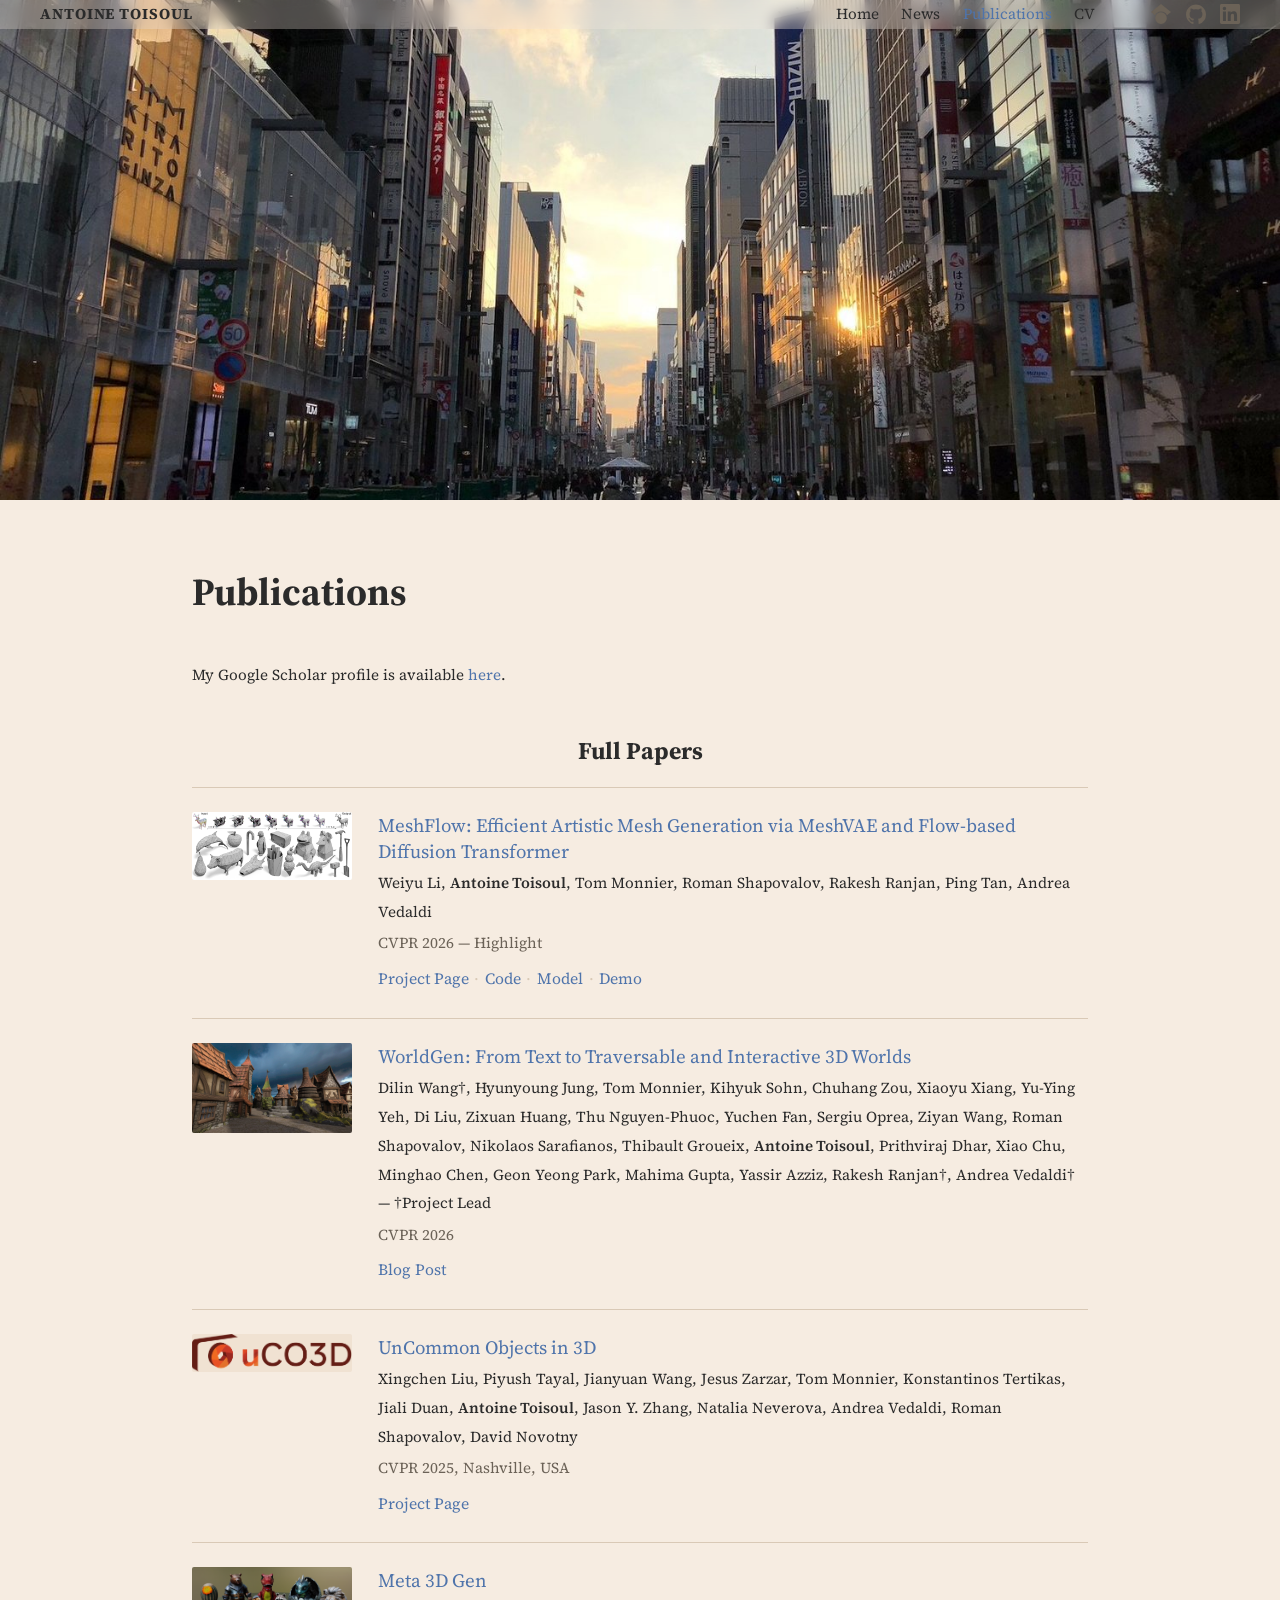
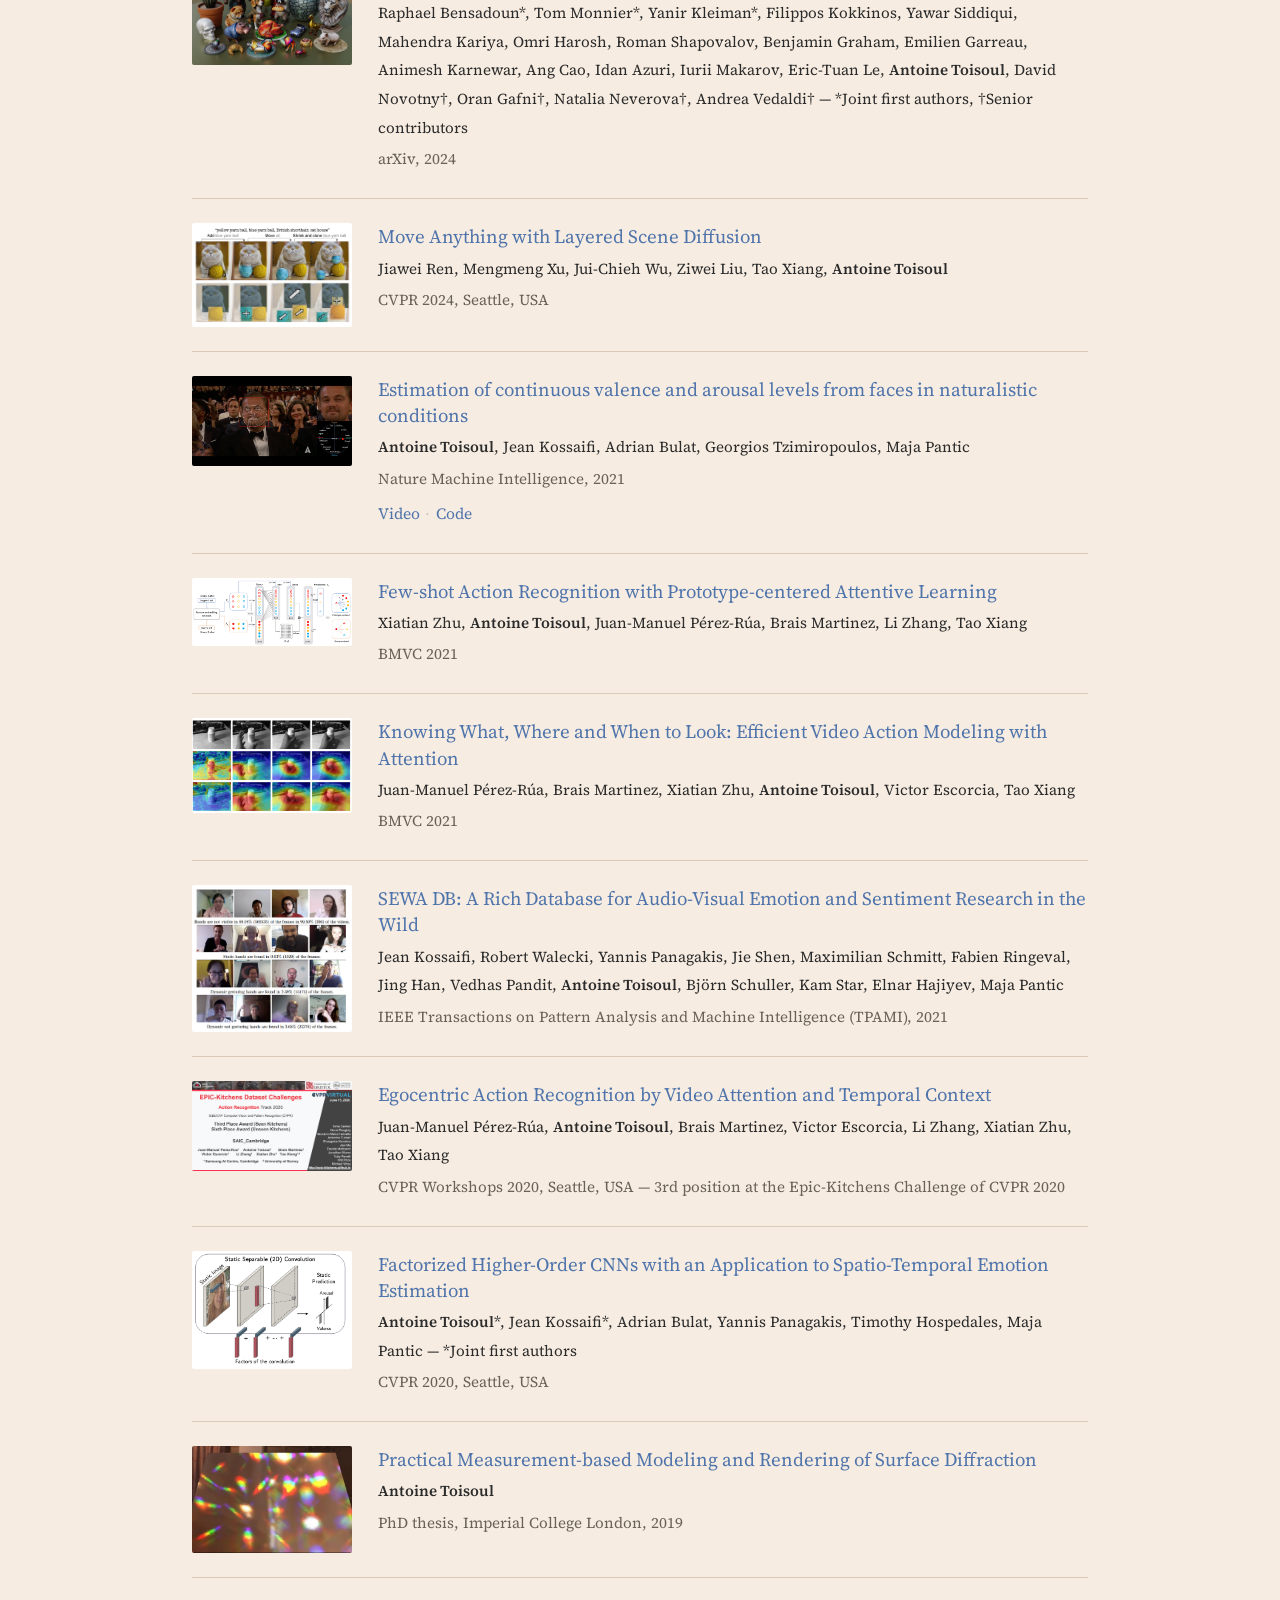
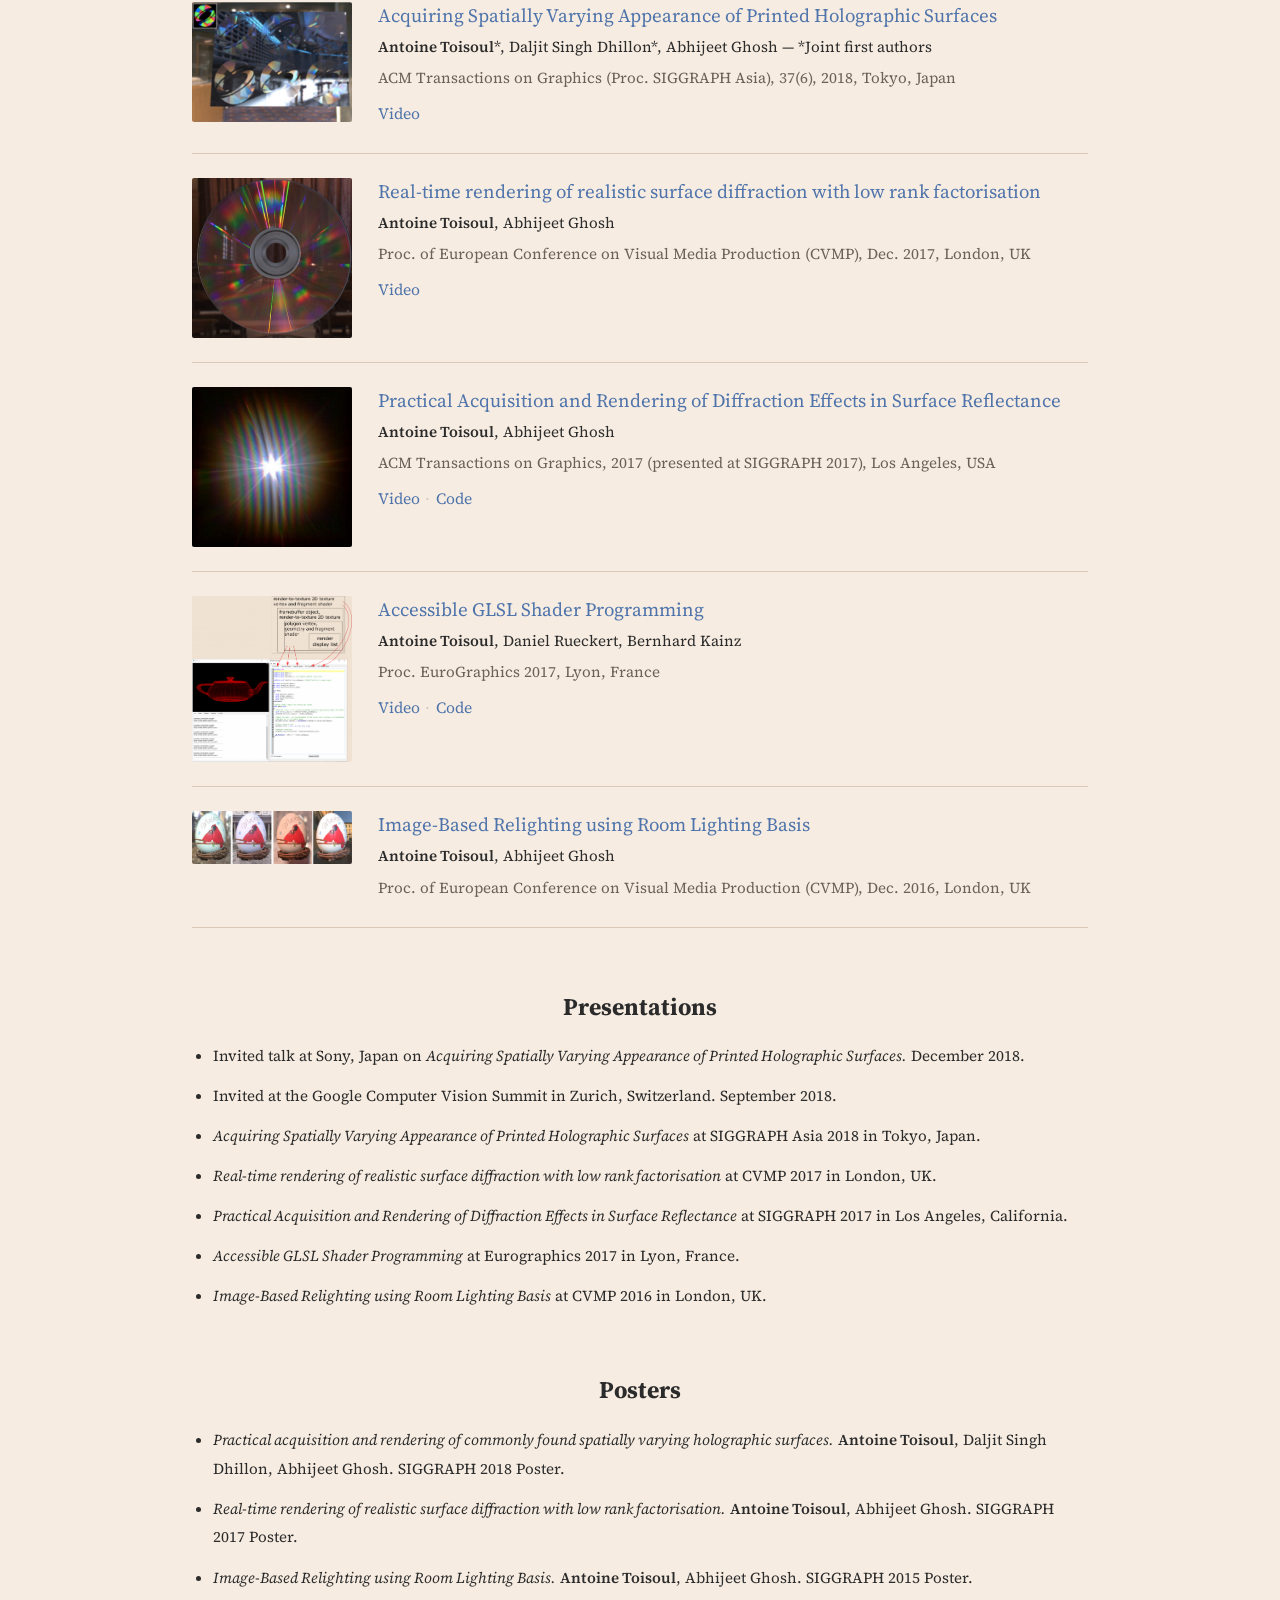
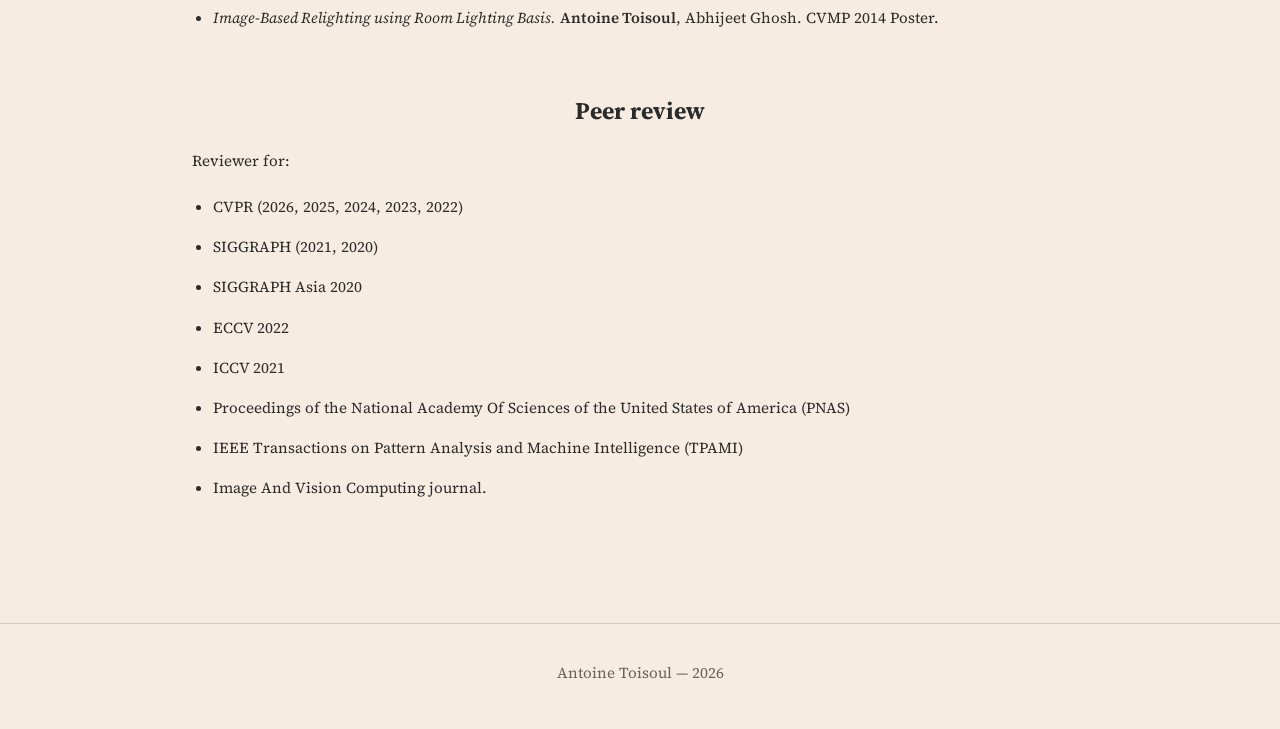
<file: publications.html>
<!DOCTYPE html>
<html lang="en">
<head>
<meta charset="utf-8">
<meta name="viewport" content="width=device-width, initial-scale=1">
<title>Publications — Antoine Toisoul</title>
<meta name="description" content="Publications - Antoine Toisoul.">
<link rel="preconnect" href="https://fonts.googleapis.com">
<link rel="preconnect" href="https://fonts.gstatic.com" crossorigin>
<link href="https://fonts.googleapis.com/css2?family=Inter:wght@400;500;600;700&family=Source+Serif+4:ital,wght@0,400;0,600;1,400&display=swap" rel="stylesheet">
<link rel="stylesheet" href="assets/style.css">
</head>
<body>

<!-- ===== SHARED HEADER — keep identical across all pages ===== -->
<header class="site-header">
  <a class="wordmark" href="index.html">Antoine Toisoul</a>
  <nav class="site-nav">
    <a href="index.html">Home</a>
    <a href="news.html">News</a>
    <a href="publications.html" aria-current="page">Publications</a>
    <a href="cv.html">CV</a>
  </nav>
  <div class="site-social">
    <a href="https://scholar.google.com/citations?hl=fr&amp;oi=ao&amp;user=rM4qsUQAAAAJ" aria-label="Google Scholar" rel="noopener">
      <svg viewBox="0 0 24 24" aria-hidden="true"><path d="M12 24a7 7 0 1 1 0-14 7 7 0 0 1 0 14zm0-24L0 9.5l4.838 3.94A8 8 0 0 1 12 9a8 8 0 0 1 7.162 4.44L24 9.5z"/></svg>
    </a>
    <a href="https://github.com/antoinetlc" aria-label="GitHub" rel="noopener">
      <svg viewBox="0 0 24 24" aria-hidden="true"><path d="M12 .5C5.37.5 0 5.87 0 12.5c0 5.3 3.44 9.8 8.21 11.39.6.11.82-.26.82-.58l-.02-2.03c-3.34.73-4.04-1.61-4.04-1.61-.55-1.39-1.34-1.76-1.34-1.76-1.09-.75.08-.73.08-.73 1.2.09 1.84 1.24 1.84 1.24 1.07 1.84 2.81 1.31 3.5 1 .11-.78.42-1.31.76-1.61-2.67-.3-5.47-1.34-5.47-5.95 0-1.31.47-2.39 1.24-3.23-.13-.3-.54-1.53.12-3.19 0 0 1.01-.32 3.3 1.23a11.5 11.5 0 0 1 6.01 0c2.29-1.55 3.3-1.23 3.3-1.23.66 1.66.25 2.89.12 3.19.77.84 1.24 1.92 1.24 3.23 0 4.62-2.81 5.64-5.49 5.94.43.37.81 1.1.81 2.22l-.01 3.29c0 .32.21.7.82.58A12.01 12.01 0 0 0 24 12.5C24 5.87 18.63.5 12 .5Z"/></svg>
    </a>
    <a href="https://uk.linkedin.com/pub/antoine-toisoul/70/9a5/973" aria-label="LinkedIn" rel="noopener">
      <svg viewBox="0 0 24 24" aria-hidden="true"><path d="M20.45 20.45h-3.56v-5.57c0-1.33-.02-3.04-1.85-3.04-1.86 0-2.14 1.45-2.14 2.94v5.67H9.34V9h3.42v1.56h.05c.48-.9 1.64-1.85 3.37-1.85 3.6 0 4.27 2.37 4.27 5.46v6.28ZM5.34 7.43a2.07 2.07 0 1 1 0-4.14 2.07 2.07 0 0 1 0 4.14ZM7.12 20.45H3.55V9h3.57v11.45ZM22.23 0H1.77C.79 0 0 .77 0 1.72v20.56C0 23.23.79 24 1.77 24h20.46c.98 0 1.77-.77 1.77-1.72V1.72C24 .77 23.21 0 22.23 0Z"/></svg>
    </a>
  </div>
</header>

<div class="hero hero--publications"></div>

<main>

  <h1 class="page-title">Publications</h1>

  <p>My Google Scholar profile is available
    <a href="https://scholar.google.com/citations?hl=fr&amp;oi=ao&amp;user=rM4qsUQAAAAJ" rel="noopener">here</a>.</p>

  <section>
    <h2 class="plain">Full Papers</h2>

    <div class="pub">
      <div class="pub-thumb"><img src="assets/img/publications/meshflow_teaser.png" alt=""></div>
      <div class="pub-body">
        <div class="pub-title"><a href="https://mesh-flow.github.io/" rel="noopener">MeshFlow: Efficient Artistic Mesh Generation via MeshVAE and Flow-based Diffusion Transformer</a></div>
        <div class="pub-authors">Weiyu Li, <strong>Antoine Toisoul</strong>, Tom Monnier, Roman Shapovalov, Rakesh Ranjan, Ping Tan, Andrea Vedaldi</div>
        <div class="pub-venue">CVPR 2026 &mdash; Highlight</div>
        <div class="pub-links"><a href="https://mesh-flow.github.io/" rel="noopener">Project Page</a><span class="sep">&middot;</span><a href="https://github.com/facebookresearch/meshflow" rel="noopener">Code</a><span class="sep">&middot;</span><a href="https://huggingface.co/facebook/meshflow" rel="noopener">Model</a><span class="sep">&middot;</span><a href="https://huggingface.co/spaces/facebook/meshflow" rel="noopener">Demo</a></div>
      </div>
    </div>

    <div class="pub">
      <div class="pub-thumb"><img src="assets/img/publications/WorldGen.jpg" alt=""></div>
      <div class="pub-body">
        <div class="pub-title"><a href="https://arxiv.org/abs/2511.16825" rel="noopener">WorldGen: From Text to Traversable and Interactive 3D Worlds</a></div>
        <div class="pub-authors">Dilin Wang&dagger;, Hyunyoung Jung, Tom Monnier, Kihyuk Sohn, Chuhang Zou, Xiaoyu Xiang, Yu-Ying Yeh, Di Liu, Zixuan Huang, Thu Nguyen-Phuoc, Yuchen Fan, Sergiu Oprea, Ziyan Wang, Roman Shapovalov, Nikolaos Sarafianos, Thibault Groueix, <strong>Antoine Toisoul</strong>, Prithviraj Dhar, Xiao Chu, Minghao Chen, Geon Yeong Park, Mahima Gupta, Yassir Azziz, Rakesh Ranjan&dagger;, Andrea Vedaldi&dagger; &mdash; &dagger;Project Lead</div>
        <div class="pub-venue">CVPR 2026</div>
        <div class="pub-links"><a href="https://www.meta.com/en-gb/blog/worldgen-3d-world-generation-reality-labs-generative-ai-research/" rel="noopener">Blog Post</a></div>
      </div>
    </div>

    <div class="pub">
      <div class="pub-thumb"><img src="assets/img/publications/uco3d_logo.png" alt=""></div>
      <div class="pub-body">
        <div class="pub-title"><a href="https://arxiv.org/abs/2501.07574" rel="noopener">UnCommon Objects in 3D</a></div>
        <div class="pub-authors">Xingchen Liu, Piyush Tayal, Jianyuan Wang, Jesus Zarzar, Tom Monnier, Konstantinos Tertikas, Jiali Duan, <strong>Antoine Toisoul</strong>, Jason Y. Zhang, Natalia Neverova, Andrea Vedaldi, Roman Shapovalov, David Novotny</div>
        <div class="pub-venue">CVPR 2025, Nashville, USA</div>
        <div class="pub-links"><a href="https://uco3d.github.io/" rel="noopener">Project Page</a></div>
      </div>
    </div>

    <div class="pub">
      <div class="pub-thumb"><img src="assets/img/publications/Meta3DGen.png" alt=""></div>
      <div class="pub-body">
        <div class="pub-title"><a href="https://arxiv.org/pdf/2407.02599" rel="noopener">Meta 3D Gen</a></div>
        <div class="pub-authors">Raphael Bensadoun*, Tom Monnier*, Yanir Kleiman*, Filippos Kokkinos, Yawar Siddiqui, Mahendra Kariya, Omri Harosh, Roman Shapovalov, Benjamin Graham, Emilien Garreau, Animesh Karnewar, Ang Cao, Idan Azuri, Iurii Makarov, Eric-Tuan Le, <strong>Antoine Toisoul</strong>, David Novotny&dagger;, Oran Gafni&dagger;, Natalia Neverova&dagger;, Andrea Vedaldi&dagger; &mdash; *Joint first authors, &dagger;Senior contributors</div>
        <div class="pub-venue">arXiv, 2024</div>
      </div>
    </div>

    <div class="pub">
      <div class="pub-thumb"><img src="assets/img/publications/move_anything.png" alt=""></div>
      <div class="pub-body">
        <div class="pub-title"><a href="https://arxiv.org/abs/2404.07178" rel="noopener">Move Anything with Layered Scene Diffusion</a></div>
        <div class="pub-authors">Jiawei Ren, Mengmeng Xu, Jui-Chieh Wu, Ziwei Liu, Tao Xiang, <strong>Antoine Toisoul</strong></div>
        <div class="pub-venue">CVPR 2024, Seattle, USA</div>
      </div>
    </div>

    <div class="pub">
      <div class="pub-thumb"><img src="assets/img/publications/emonet.jpg" alt=""></div>
      <div class="pub-body">
        <div class="pub-title"><a href="https://www.nature.com/articles/s42256-020-00280-0" rel="noopener">Estimation of continuous valence and arousal levels from faces in naturalistic conditions</a></div>
        <div class="pub-authors"><strong>Antoine Toisoul</strong>, Jean Kossaifi, Adrian Bulat, Georgios Tzimiropoulos, Maja Pantic</div>
        <div class="pub-venue">Nature Machine Intelligence, 2021</div>
        <div class="pub-links"><a href="https://www.youtube.com/watch?v=J8Skph65ghM" rel="noopener">Video</a><span class="sep">&middot;</span><a href="https://github.com/face-analysis/emonet" rel="noopener">Code</a></div>
      </div>
    </div>

    <div class="pub">
      <div class="pub-thumb"><img src="assets/img/publications/PAL.png" alt=""></div>
      <div class="pub-body">
        <div class="pub-title"><a href="https://arxiv.org/pdf/2101.08085.pdf" rel="noopener">Few-shot Action Recognition with Prototype-centered Attentive Learning</a></div>
        <div class="pub-authors">Xiatian Zhu, <strong>Antoine Toisoul</strong>, Juan-Manuel P&eacute;rez-R&uacute;a, Brais Martinez, Li Zhang, Tao Xiang</div>
        <div class="pub-venue">BMVC 2021</div>
      </div>
    </div>

    <div class="pub">
      <div class="pub-thumb"><img src="assets/img/publications/w3.jpg" alt=""></div>
      <div class="pub-body">
        <div class="pub-title"><a href="https://arxiv.org/abs/2004.01278" rel="noopener">Knowing What, Where and When to Look: Efficient Video Action Modeling with Attention</a></div>
        <div class="pub-authors">Juan-Manuel P&eacute;rez-R&uacute;a, Brais Martinez, Xiatian Zhu, <strong>Antoine Toisoul</strong>, Victor Escorcia, Tao Xiang</div>
        <div class="pub-venue">BMVC 2021</div>
      </div>
    </div>

    <div class="pub">
      <div class="pub-thumb"><img src="assets/img/publications/sewa.png" alt=""></div>
      <div class="pub-body">
        <div class="pub-title"><a href="https://arxiv.org/abs/1901.02839" rel="noopener">SEWA DB: A Rich Database for Audio-Visual Emotion and Sentiment Research in the Wild</a></div>
        <div class="pub-authors">Jean Kossaifi, Robert Walecki, Yannis Panagakis, Jie Shen, Maximilian Schmitt, Fabien Ringeval, Jing Han, Vedhas Pandit, <strong>Antoine Toisoul</strong>, Bj&ouml;rn Schuller, Kam Star, Elnar Hajiyev, Maja Pantic</div>
        <div class="pub-venue">IEEE Transactions on Pattern Analysis and Machine Intelligence (TPAMI), 2021</div>
      </div>
    </div>

    <div class="pub">
      <div class="pub-thumb"><img src="assets/img/publications/EpicKitchens.PNG" alt=""></div>
      <div class="pub-body">
        <div class="pub-title"><a href="https://arxiv.org/abs/2007.01883" rel="noopener">Egocentric Action Recognition by Video Attention and Temporal Context</a></div>
        <div class="pub-authors">Juan-Manuel P&eacute;rez-R&uacute;a, <strong>Antoine Toisoul</strong>, Brais Martinez, Victor Escorcia, Li Zhang, Xiatian Zhu, Tao Xiang</div>
        <div class="pub-venue">CVPR Workshops 2020, Seattle, USA &mdash; 3rd position at the Epic-Kitchens Challenge of CVPR 2020</div>
      </div>
    </div>

    <div class="pub">
      <div class="pub-thumb"><img src="assets/img/publications/2DCP_Conv.png" alt=""></div>
      <div class="pub-body">
        <div class="pub-title"><a href="https://arxiv.org/abs/1906.06196" rel="noopener">Factorized Higher-Order CNNs with an Application to Spatio-Temporal Emotion Estimation</a></div>
        <div class="pub-authors"><strong>Antoine Toisoul</strong>*, Jean Kossaifi*, Adrian Bulat, Yannis Panagakis, Timothy Hospedales, Maja Pantic &mdash; *Joint first authors</div>
        <div class="pub-venue">CVPR 2020, Seattle, USA</div>
      </div>
    </div>

    <div class="pub">
      <div class="pub-thumb"><img src="assets/img/publications/PhD.jpg" alt=""></div>
      <div class="pub-body">
        <div class="pub-title"><a href="https://diglib.eg.org/handle/10.2312/2632863" rel="noopener">Practical Measurement-based Modeling and Rendering of Surface Diffraction</a></div>
        <div class="pub-authors"><strong>Antoine Toisoul</strong></div>
        <div class="pub-venue">PhD thesis, Imperial College London, 2019</div>
      </div>
    </div>

    <div class="pub">
      <div class="pub-thumb"><img src="assets/img/publications/Teaser_holographic_surfaces.jpg" alt=""></div>
      <div class="pub-body">
        <div class="pub-title"><a href="http://wp.doc.ic.ac.uk/rgi/wp-content/uploads/sites/74/2018/09/SiggraphAsia_2018_AuthorVersionReduced.pdf" rel="noopener">Acquiring Spatially Varying Appearance of Printed Holographic Surfaces</a></div>
        <div class="pub-authors"><strong>Antoine Toisoul</strong>*, Daljit Singh Dhillon*, Abhijeet Ghosh &mdash; *Joint first authors</div>
        <div class="pub-venue">ACM Transactions on Graphics (Proc. SIGGRAPH Asia), 37(6), 2018, Tokyo, Japan</div>
        <div class="pub-links"><a href="https://www.youtube.com/watch?v=mq_XKGU0Dqg" rel="noopener">Video</a></div>
      </div>
    </div>

    <div class="pub">
      <div class="pub-thumb"><img src="assets/img/publications/teaser_diffraction_CVMP2017.jpg" alt=""></div>
      <div class="pub-body">
        <div class="pub-title"><a href="http://wp.doc.ic.ac.uk/rgi/wp-content/uploads/sites/74/2017/12/CVMP_2017_low_rank.pdf" rel="noopener">Real-time rendering of realistic surface diffraction with low rank factorisation</a></div>
        <div class="pub-authors"><strong>Antoine Toisoul</strong>, Abhijeet Ghosh</div>
        <div class="pub-venue">Proc. of European Conference on Visual Media Production (CVMP), Dec. 2017, London, UK</div>
        <div class="pub-links"><a href="https://www.youtube.com/watch?v=vl2e4bokGZE" rel="noopener">Video</a></div>
      </div>
    </div>

    <div class="pub">
      <div class="pub-thumb"><img src="assets/img/publications/Diffraction-TOG-Teaser.jpg" alt=""></div>
      <div class="pub-body">
        <div class="pub-title"><a href="http://wp.doc.ic.ac.uk/rgi/wp-content/uploads/sites/74/2017/06/acmtog-authorversion-lowres.pdf" rel="noopener">Practical Acquisition and Rendering of Diffraction Effects in Surface Reflectance</a></div>
        <div class="pub-authors"><strong>Antoine Toisoul</strong>, Abhijeet Ghosh</div>
        <div class="pub-venue">ACM Transactions on Graphics, 2017 (presented at SIGGRAPH 2017), Los Angeles, USA</div>
        <div class="pub-links"><a href="https://www.youtube.com/watch?v=DNOej4KgtJY" rel="noopener">Video</a><span class="sep">&middot;</span><a href="https://github.com/antoinetlc/realistic_diffraction" rel="noopener">Code</a></div>
      </div>
    </div>

    <div class="pub">
      <div class="pub-thumb"><img src="assets/img/publications/shader_lab_framework.png" alt=""></div>
      <div class="pub-body">
        <div class="pub-title"><a href="https://www.doc.ic.ac.uk/~bkainz/publications/Kainz_EG2017.pdf" rel="noopener">Accessible GLSL Shader Programming</a></div>
        <div class="pub-authors"><strong>Antoine Toisoul</strong>, Daniel Rueckert, Bernhard Kainz</div>
        <div class="pub-venue">Proc. EuroGraphics 2017, Lyon, France</div>
        <div class="pub-links"><a href="https://www.youtube.com/watch?v=aa_S3yeqWZk" rel="noopener">Video</a><span class="sep">&middot;</span><a href="https://github.com/bkainz/ShaderLabFramework" rel="noopener">Code</a></div>
      </div>
    </div>

    <div class="pub">
      <div class="pub-thumb"><img src="assets/img/publications/relightingOR.jpg" alt=""></div>
      <div class="pub-body">
        <div class="pub-title"><a href="http://wp.doc.ic.ac.uk/rgi/wp-content/uploads/sites/74/2016/10/ibr_room_basis_noacm.pdf" rel="noopener">Image-Based Relighting using Room Lighting Basis</a></div>
        <div class="pub-authors"><strong>Antoine Toisoul</strong>, Abhijeet Ghosh</div>
        <div class="pub-venue">Proc. of European Conference on Visual Media Production (CVMP), Dec. 2016, London, UK</div>
      </div>
    </div>

  </section>

  <section>
    <h2 class="plain">Presentations</h2>
    <ul class="pub-list">
      <li>Invited talk at Sony, Japan on <em>Acquiring Spatially Varying Appearance of Printed Holographic Surfaces.</em> December 2018.</li>
      <li>Invited at the Google Computer Vision Summit in Zurich, Switzerland. September 2018.</li>
      <li><em>Acquiring Spatially Varying Appearance of Printed Holographic Surfaces</em> at SIGGRAPH Asia 2018 in Tokyo, Japan.</li>
      <li><em>Real-time rendering of realistic surface diffraction with low rank factorisation</em> at CVMP 2017 in London, UK.</li>
      <li><em>Practical Acquisition and Rendering of Diffraction Effects in Surface Reflectance</em> at SIGGRAPH 2017 in Los Angeles, California.</li>
      <li><em>Accessible GLSL Shader Programming</em> at Eurographics 2017 in Lyon, France.</li>
      <li><em>Image-Based Relighting using Room Lighting Basis</em> at CVMP 2016 in London, UK.</li>
    </ul>
  </section>

  <section>
    <h2 class="plain">Posters</h2>
    <ul class="pub-list">
      <li><em>Practical acquisition and rendering of commonly found spatially varying holographic surfaces.</em> <strong>Antoine Toisoul</strong>, Daljit Singh Dhillon, Abhijeet Ghosh. SIGGRAPH 2018 Poster.</li>
      <li><em>Real-time rendering of realistic surface diffraction with low rank factorisation.</em> <strong>Antoine Toisoul</strong>, Abhijeet Ghosh. SIGGRAPH 2017 Poster.</li>
      <li><em>Image-Based Relighting using Room Lighting Basis.</em> <strong>Antoine Toisoul</strong>, Abhijeet Ghosh. SIGGRAPH 2015 Poster.</li>
      <li><em>Image-Based Relighting using Room Lighting Basis.</em> <strong>Antoine Toisoul</strong>, Abhijeet Ghosh. CVMP 2014 Poster.</li>
    </ul>
  </section>

  <section>
    <h2 class="plain">Peer review</h2>
    <p>Reviewer for:</p>
    <ul class="pub-list">
      <li>CVPR (2026, 2025, 2024, 2023, 2022)</li>
      <li>SIGGRAPH (2021, 2020)</li>
      <li>SIGGRAPH Asia 2020</li>
      <li>ECCV 2022</li>
      <li>ICCV 2021</li>
      <li>Proceedings of the National Academy Of Sciences of the United States of America (PNAS)</li>
      <li>IEEE Transactions on Pattern Analysis and Machine Intelligence (TPAMI)</li>
      <li>Image And Vision Computing journal.</li>
    </ul>
  </section>

</main>

<!-- ===== SHARED FOOTER — keep identical across all pages ===== -->
<footer class="site-footer">
  <div>Antoine Toisoul &mdash; 2026</div>
</footer>

</body>
</html>
</file>
<file: assets/style.css>
/* ============================================================
   Antoine Toisoul — personal site
   ============================================================ */

:root {
  --bg:        #f6ece1;   /* warm cream page ground            */
  --bg-alt:    #f0e2d2;   /* very slightly darker cream        */
  --text:      #2b2b2b;   /* body copy                         */
  --muted:     #6b6257;   /* captions, footer                  */
  --accent:    #4f74ab;   /* blue — links, section headings    */
  --accent-dk: #3c5a88;   /* blue hover                        */
  --hero-text: #ffffff;
  --rule:      #d9c9b6;   /* hairline dividers                 */
  --maxw:      960px;
  --font-body:    "Source Serif 4", Georgia, "Times New Roman", serif;
  --font-display: var(--font-body);   /* headings share the body font */
}

* { box-sizing: border-box; }

html { -webkit-text-size-adjust: 100%; }

body {
  margin: 0;
  background: var(--bg);
  color: var(--text);
  font-family: var(--font-body);
  font-size: 0.95rem;
  line-height: 1.9;
  font-weight: 400;
}

img { max-width: 100%; height: auto; display: block; }

a {
  color: var(--accent);
  text-decoration: none;
}
a:hover { color: var(--accent-dk); text-decoration: underline; }

strong, b { font-weight: 600; }

/* ---------- Header (sticky bar, always visible) ------------ */

.site-header {
  position: fixed;              /* out of flow, so the hero starts at the very top */
  top: 0; left: 0; right: 0;
  z-index: 100;
  display: flex;
  align-items: center;
  gap: 1.5rem;
  padding: 0.0rem clamp(1rem, 4vw, 2.5rem);
  background: rgba(246, 236, 225, 0.3);   /* --bg (#f6ece1) at 80% */
  backdrop-filter: blur(8px);
  -webkit-backdrop-filter: blur(8px);
}

.wordmark {
  font-family: var(--font-body);
  font-weight: 700;
  font-size: 0.95rem;
  letter-spacing: 0.06em;
  text-transform: uppercase;
  color: var(--text);
  white-space: nowrap;
}
.wordmark:hover { color: var(--accent); text-decoration: none; }

.site-nav {
  margin-left: auto;
  display: flex;
  flex-wrap: wrap;
  align-items: baseline;
  gap: 1.4rem;
}

.site-nav a {
  font-family: var(--font-body);
  font-size: 0.95rem;
  color: var(--text);
}
.site-nav a:hover { text-decoration: none; color: var(--accent); }
.site-nav a[aria-current="page"] { color: var(--accent); }

.site-social {
  display: flex;
  align-items: center;
  gap: 0.9rem;
}
.site-header .site-social { margin-left: 2rem; }   /* breathing room between the menu and the icons */
.site-social a { display: inline-flex; color: var(--muted); }
.site-social a:hover { color: var(--accent); }
.site-social svg { width: 20px; height: 20px; fill: currentColor; }

/* ---------- Hero (decorative image band, no text) --------- */

.hero {
  min-height: 500px;
  background-color: #7a8ba0;
  background-position: center 40%;
  background-size: cover;
  background-repeat: no-repeat;
}

/* Left-aligned page heading inside <main>, replaces the old hero title */
.page-title {
  font-family: var(--font-display);
  font-weight: 700;
  font-size: clamp(1.9rem, 4vw, 2.4rem);
  color: var(--text);
  margin: 0 0 2rem;
}
.page-title--center { text-align: center; }

.visually-hidden {
  position: absolute;
  width: 1px; height: 1px;
  margin: -1px; padding: 0; border: 0;
  clip: rect(0 0 0 0); clip-path: inset(50%);
  overflow: hidden; white-space: nowrap;
}

/* Per-page hero images. */
.hero--home         { background-image: url("img/home/royal_albert_hall.jpg"); }
.hero--news         { background-image: url("img/news/dolphin.jpg"); }
.hero--publications { background-image: url("img/publications/tokyo.jpg"); background-position: center 60%; }
.hero--cv           { background-image: url("img/cv/IMG_5321.jpg"); }

/* ---------- Layout --------------------------------------- */

main {
  max-width: var(--maxw);
  margin: 0 auto;
  padding: 3.5rem clamp(1.1rem, 4vw, 2rem) 1rem;
}

section { margin-bottom: 3.5rem; }

.section-heading {
  text-align: center;
  font-family: var(--font-display);
  font-weight: 400;
  font-size: clamp(1.8rem, 4.5vw, 2.4rem);
  color: var(--accent);
  margin: 0 0 2rem;
}
.section-heading a { color: inherit; text-decoration: none; }
.section-heading a:hover { color: var(--accent-dk); text-decoration: underline; }

h2.plain {
  font-family: var(--font-display);
  font-weight: 700;
  font-size: 1.5rem;
  color: var(--text);
  margin: 2.4rem 0 0.8rem;
  text-align: center;
}

p { margin: 0 0 1.1rem; }

.center { text-align: center; }
.more-link { display: inline-block; margin-top: 0.5rem; font-family: var(--font-display); }

/* ---------- Intro block (home) --------------------------- */

.intro {
  display: flex;
  align-items: flex-start;
  gap: 1.8rem;
}
.intro img {
  flex: 0 0 340px;
  width: 340px;
  align-self: flex-start;   /* whole photo, natural aspect ratio */
  border-radius: 2px;
}
.intro-text { flex: 1 1 auto; min-width: 0; }
.intro-text > p:first-child { margin-top: 0; }
.contact { color: var(--muted); font-size: 0.98rem; }

/* ---------- News list ------------------------------------ */

.news-year {
  font-family: var(--font-display);
  font-weight: 700;
  font-size: 1.35rem;
  margin: 2rem 0 0.4rem;
  color: var(--text);
  text-align: center;
}
.news-list { margin: 0 0 1rem; padding-left: 1.3rem; }
.news-list li { margin-bottom: 0.7rem; }

/* ---------- Publication rows ---------------------------- */

.pub {
  display: flex;
  gap: 1.6rem;
  padding: 1.5rem 0;
  border-top: 1px solid var(--rule);
}
.pub:last-child { border-bottom: 1px solid var(--rule); }

.pub-thumb {
  flex: 0 0 160px;
  width: 160px;
}
.pub-thumb img { border-radius: 2px; background: var(--bg-alt); }

.pub-body { flex: 1 1 auto; min-width: 0; }
.pub-title {
  font-family: var(--font-display);
  font-size: 1.18rem;
  line-height: 1.4;
  margin-bottom: 0.3rem;
}
.pub-authors { margin-bottom: 0.15rem; }
.pub-venue { color: var(--muted); }
.pub-links { margin-top: 0.35rem; font-size: 0.98rem; }
.pub-links a { white-space: nowrap; }
.pub-links .sep { color: var(--rule); margin: 0 0.35rem; }

.pub-list { margin: 0 0 1rem; padding-left: 1.3rem; }
.pub-list li { margin-bottom: 0.7rem; }
.pub-list p { margin: 0; }

/* ---------- CV ------------------------------------------ */

.btn {
  display: inline-block;
  font-family: var(--font-display);
  font-size: 1rem;
  padding: 0.55rem 1.4rem;
  border: 1px solid var(--accent);
  border-radius: 3px;
  color: var(--accent);
  margin-bottom: 1.5rem;
}
.btn:hover { background: var(--accent); color: #fff; text-decoration: none; }

.cv-subtitle {
  font-family: var(--font-display);
  color: var(--muted);
  margin: -0.6rem 0 1.6rem;
}

.cv-entry {
  display: flex;
  gap: 1.75rem;
  margin-bottom: 1.9rem;
}
.cv-entry .when {
  flex: 0 0 9.5rem;
  color: var(--muted);
  font-size: 0.96rem;
  padding-top: 0.15rem;
}
.cv-body { flex: 1 1 auto; min-width: 0; }
.cv-body p { margin: 0 0 0.55rem; }
.cv-body p:last-child { margin-bottom: 0; }
.cv-role { font-weight: 700; }
.cv-entry .news-list { margin-top: 0.5rem; }

/* ---------- Footer ------------------------------------- */

.site-footer {
  border-top: 1px solid var(--rule);
  margin-top: 3rem;
  padding: 2.2rem 1rem 2.6rem;
  text-align: center;
  color: var(--muted);
  font-size: 0.95rem;
}

/* ---------- Mobile ------------------------------------ */

@media (max-width: 640px) {
  .site-header {
    flex-wrap: wrap;
    gap: 0.5rem 1rem;
    padding: 0.8rem 1rem;
  }
  .wordmark { font-size: 1rem; letter-spacing: 0.04em; }
  .site-nav { flex-basis: 100%; margin-left: 0; justify-content: flex-start; gap: 1rem; row-gap: 0.3rem; }
  .site-social { position: absolute; right: 1rem; top: 0.8rem; }
  .hero { min-height: 220px; }

  .intro { flex-direction: column; }
  .intro img { flex-basis: auto; width: 220px; max-width: 60%; margin: 0 auto 1.2rem; align-self: center; }

  .pub { flex-direction: column; gap: 0.9rem; }
  .pub-thumb { flex-basis: auto; width: 200px; }

  .cv-entry { flex-direction: column; gap: 0.3rem; }
  .cv-entry .when { padding-top: 0; }
}
</file>
